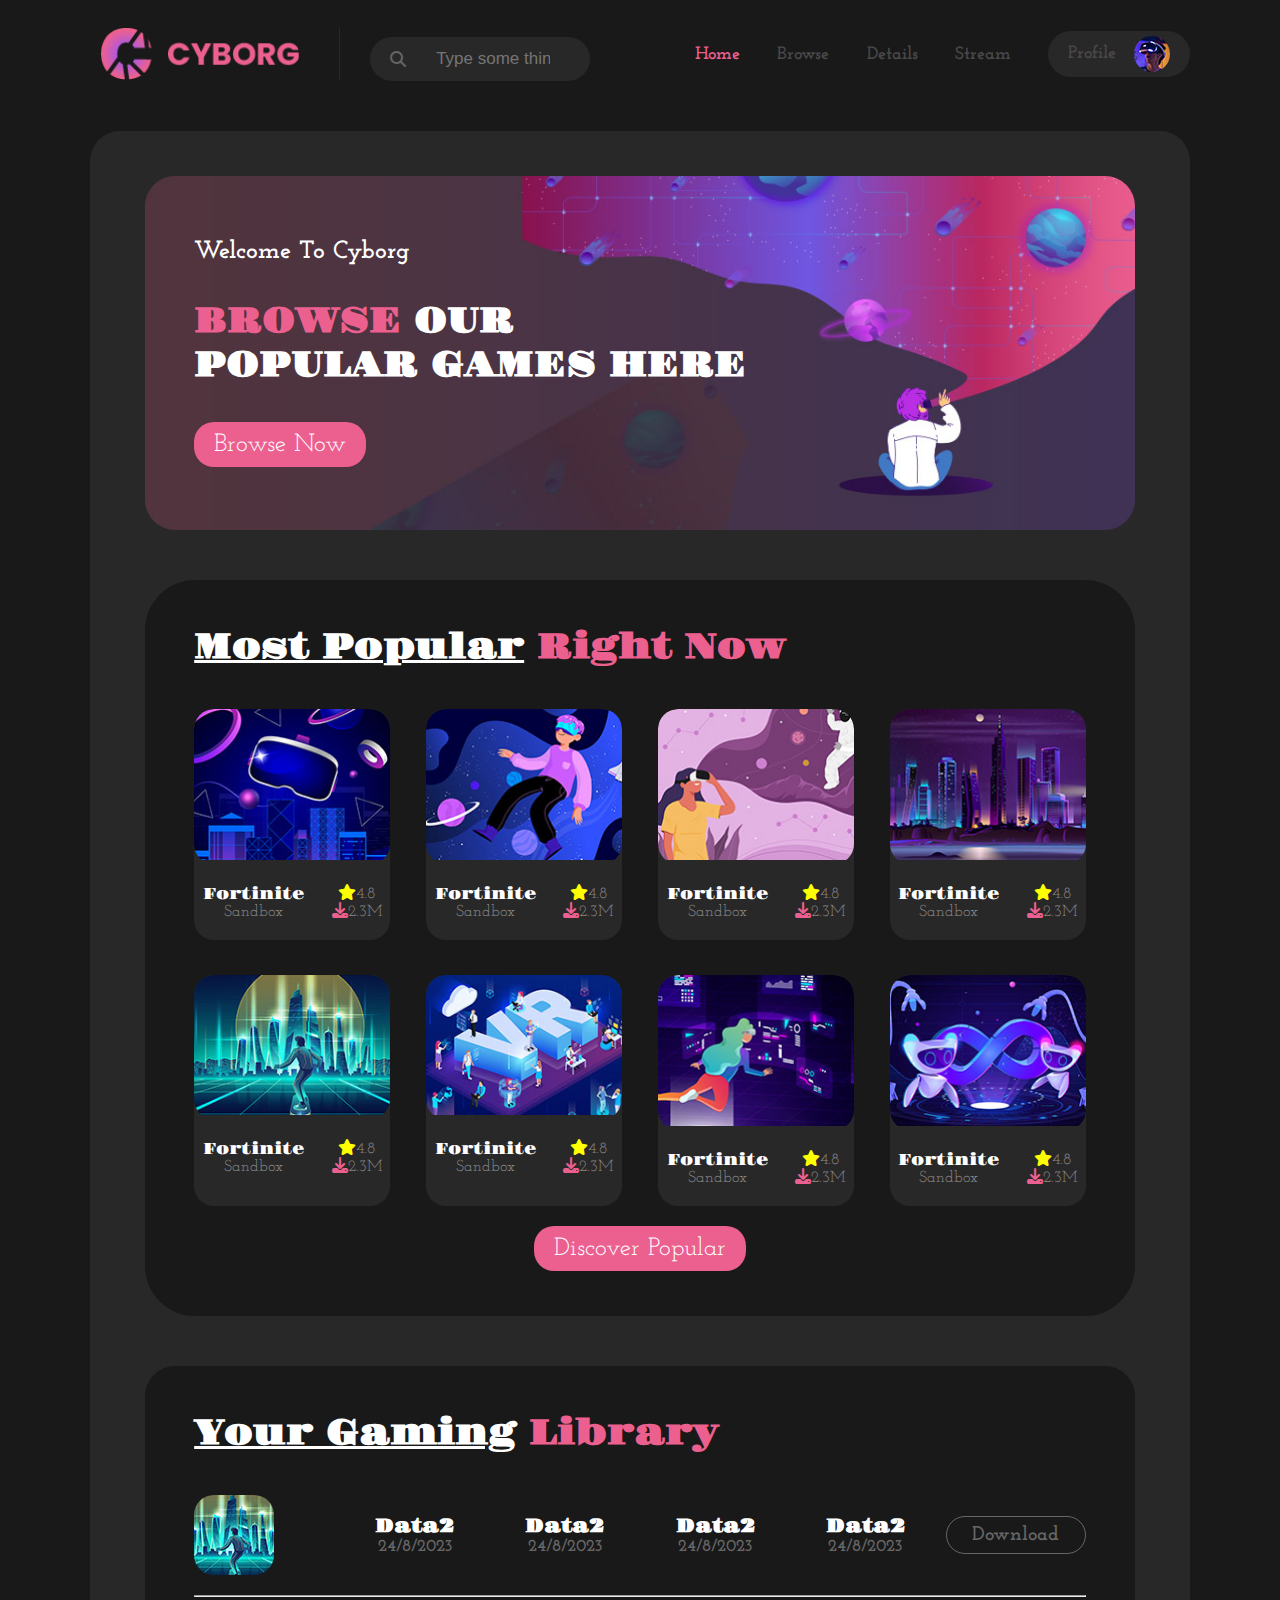
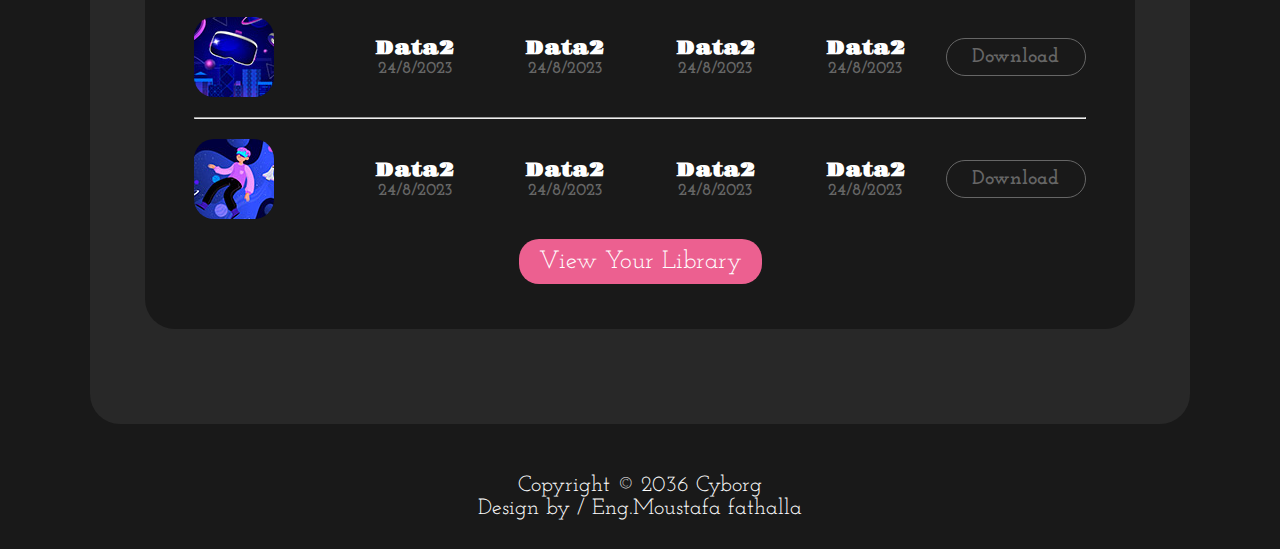
<file: index.html>
<!DOCTYPE html>
<html lang="en">
<head>
    <meta charset="UTF-8">
    <meta name="viewport" content="width=device-width, initial-scale=1.0">
    <title>Final Project</title>
    <!-- google font link -->
    <link rel="preconnect" href="https://fonts.googleapis.com">
    <link rel="preconnect" href="https://fonts.gstatic.com" crossorigin>
    <link href="https://fonts.googleapis.com/css2?family=Gravitas+One&family=Josefin+Slab:ital,wght@0,100..700;1,100..700&display=swap" rel="stylesheet">
    <!-- font awesome link -->
    <link rel="stylesheet" href="https://cdnjs.cloudflare.com/ajax/libs/font-awesome/6.7.2/css/all.min.css" integrity="sha512-Evv84Mr4kqVGRNSgIGL/F/aIDqQb7xQ2vcrdIwxfjThSH8CSR7PBEakCr51Ck+w+/U6swU2Im1vVX0SVk9ABhg==" crossorigin="anonymous" referrerpolicy="no-referrer" />
    <!-- Link to your CSS file -->
    <link rel="stylesheet" href="./assets/CSS/style.css">
</head>
<body>
    <section class="mainContainer">
    <!-- start header -->
    <div class="header">
        <div class="logo">
           <img src="./assets/images/images/logo.png" alt="Logo" class="logoImage">
        </div>
        <div class="hline"></div>
        <div class="search">
            <i class="fa-solid fa-magnifying-glass"></i>
            <input type="text" placeholder="Type some thing">
        </div>
        <ul>
            <li class="active"><a href="index.html">Home</a></li>
            <li><a href="./assets/html/browse.html">Browse</a></li>
            <li><a href="./assets/html/detaile.html">Details</a></li>
            <li><a href="./assets/html/stream.html">Stream</a></li>
            <li class="profile">
                <a href="./assets/html/profile.html">Profile</a>
                <img src="./assets/images/images/profile-header.jpg" alt="Profile" class="profileImage"></a>
            </li>
            
        </ul>
    </div>
    <!-- end header -->
    <!-- start content -->
    <div class="content">
        <!-- start banner -->
        <div class="banner">
            <h3>Welcome To Cyborg</h3>
            <h1><span>BROWSE</span> OUR <br>POPULAR GAMES HERE</h1>
            <button>Browse Now</button>
        </div>
        <!-- end banner -->
    
    <!-- start Popular div -->
    <div class="Popular">
          <h2><span>Most Popular</span> Right Now</h2>
          <!-- start cards --> 
          <div class="cards">
             <div class="card">
            <div class="img"> <img src='./assets/images/images/popular-01.jpg' alt="Game 1" ></div>
         <div class="data">
         <div class="dataLeft">
            <h3>Fortinite</h3>
            <p>Sandbox</p>
            </div>
         <div class="dataRight">
                <p> <i class="fa-solid fa-star"></i>4.8</p>
                <p>  <i class="fa-solid fa-download"></i>2.3M</p> 
            </div>   
            </div>
         </div>
         <div class="card">
            <div class="img"> <img src='./assets/images/images/popular-02.jpg' alt="Game 1" ></div>
         <div class="data">
         <div class="dataLeft">
            <h3>Fortinite</h3>
            <p>Sandbox</p>
            </div>
         <div class="dataRight">
                <p> <i class="fa-solid fa-star"></i>4.8</p>
                <p> <i class="fa-solid fa-download"></i>2.3M</p> 
            </div>   
            </div>
         </div>
          <div class="card">
            <div class="img"><img src='./assets/images/images/popular-03.jpg' alt="Game 1" ></div>
         <div class="data">
         <div class="dataLeft">
            <h3>Fortinite</h3>
            <p>Sandbox</p>
            </div>
         <div class="dataRight">
                <p><i class="fa-solid fa-star"></i>4.8</p>
                <p> <i class="fa-solid fa-download"></i>2.3M</p> 
            </div>   
            </div>
         </div>
          <div class="card">
            <div class="img"><img src='./assets/images/images/popular-04.jpg' alt="Game 1" ></div>
         <div class="data">
         <div class="dataLeft">
            <h3>Fortinite</h3>
            <p>Sandbox</p>
            </div>
         <div class="dataRight">
                <p><i class="fa-solid fa-star"></i>4.8</p>
                
                <p><i class="fa-solid fa-download"></i>2.3M</p> 
            </div>   
            </div>
         </div>
          <div class="card">
            <div class="img"><img src='./assets/images/images/popular-05.jpg' alt="Game 1" ></div>
         <div class="data">
         <div class="dataLeft">
            <h3>Fortinite</h3>
            <p>Sandbox</p>
            </div>
         <div class="dataRight">
            <p><i class="fa-solid fa-star"></i>4.8</p>
            <p><i class="fa-solid fa-download"></i>2.3M</p> 
            </div>   
            </div>
         </div>
          <div class="card">
            <div class="img"> <img src='./assets/images/images/popular-06.jpg' alt="Game 1" ></div>
         <div class="data">
         <div class="dataLeft">
            <h3>Fortinite</h3>
            <p>Sandbox</p>
            </div>
         <div class="dataRight">
            <p><i class="fa-solid fa-star"></i>4.8</p>
               <p><i class="fa-solid fa-download"></i>2.3M</p> 
            </div>
            </div>
         </div> 
         <div class="card">
            <div class="img"><img src='./assets/images/images/popular-07.jpg' alt="Game 1" ></div>
         <div class="data">
         <div class="dataLeft">
            <h3>Fortinite</h3>
            <p>Sandbox</p>
            </div>
         <div class="dataRight">
                <p><i class="fa-solid fa-star"></i>4.8</p>
                <p><i class="fa-solid fa-download"></i>2.3M</p> 
            </div> 
            </div>
         </div>
          <div class="card">
            <div class="img"><img src='./assets/images/images/popular-08.jpg' alt="Game 1" ></div>
         <div class="data">
         <div class="dataLeft">
            <h3>Fortinite</h3>
            <p>Sandbox</p>
            </div>
         <div class="dataRight">
                <p><i class="fa-solid fa-star"></i>4.8</p>
                <p> <i class="fa-solid fa-download"></i>2.3M</p> 
            </div>
            </div>
         </div>
        </div>
        <!-- end cards div -->
    <button>Discover Popular</button>
      </div>
<!-- end Popular div -->

<!-- start library div -->
 <div class="Library">
      <h2><span>Your gaming</span> Library</h2>
      <div class="gaming">
         <div class="game" >
         <img src="./assets/images/images/game-01.jpg"alt=''>
         <div class="data">
            <h3>Data2</h3>
            <p>24/8/2023</p>
         </div>
         <div class="data">
            <h3>Data2</h3>
            <p>24/8/2023</p>
         </div>
         <div class="data">
            <h3>Data2</h3>
            <p>24/8/2023</p>
         </div>
         <div class="data">
            <h3>Data2</h3>
            <p>24/8/2023</p>
         </div>
         <button>Download</button>
         </div>
         <hr>
         <div class="game" >
         <img src="./assets/images/images/game-02.jpg"alt=''>
         <div class="data">
            <h3>Data2</h3>
            <p>24/8/2023</p>
         </div>
         <div class="data">
            <h3>Data2</h3>
            <p>24/8/2023</p>
         </div>
         <div class="data">
            <h3>Data2</h3>
            <p>24/8/2023</p>
         </div>
         <div class="data">
            <h3>Data2</h3>
            <p>24/8/2023</p>
         </div>
         <button class="btn">Download</button>
         </div>
         <hr>
         <div class="game" >
         <img src="./assets/images/images/game-03.jpg"alt=''>
         <div class="data">
            <h3>Data2</h3>
            <p>24/8/2023</p>
         </div>
         <div class="data">
            <h3>Data2</h3>
            <p>24/8/2023</p>
         </div>
         <div class="data">
            <h3>Data2</h3>
            <p>24/8/2023</p>
         </div>
         <div class="data">
            <h3>Data2</h3>
            <p>24/8/2023</p>
         </div>
         <button>Download</button>
         </div>
      </div>
      <button>View Your Library</button>
 </div>
<!-- end library div -->
    </div>
    <!-- end content -->
     <!-- start footer -->
     <div class="footer">
      <p>Copyright &copy; 2036 Cyborg</p>
      <p>Design by /<span><a href="https://www.linkedin.com/in/moustafa-omar-a29370293/" target="_blank"> Eng.Moustafa fathalla</a></span></p>
     </div>
     <!-- end footer -->
</section>
</body>
</html>
</file>
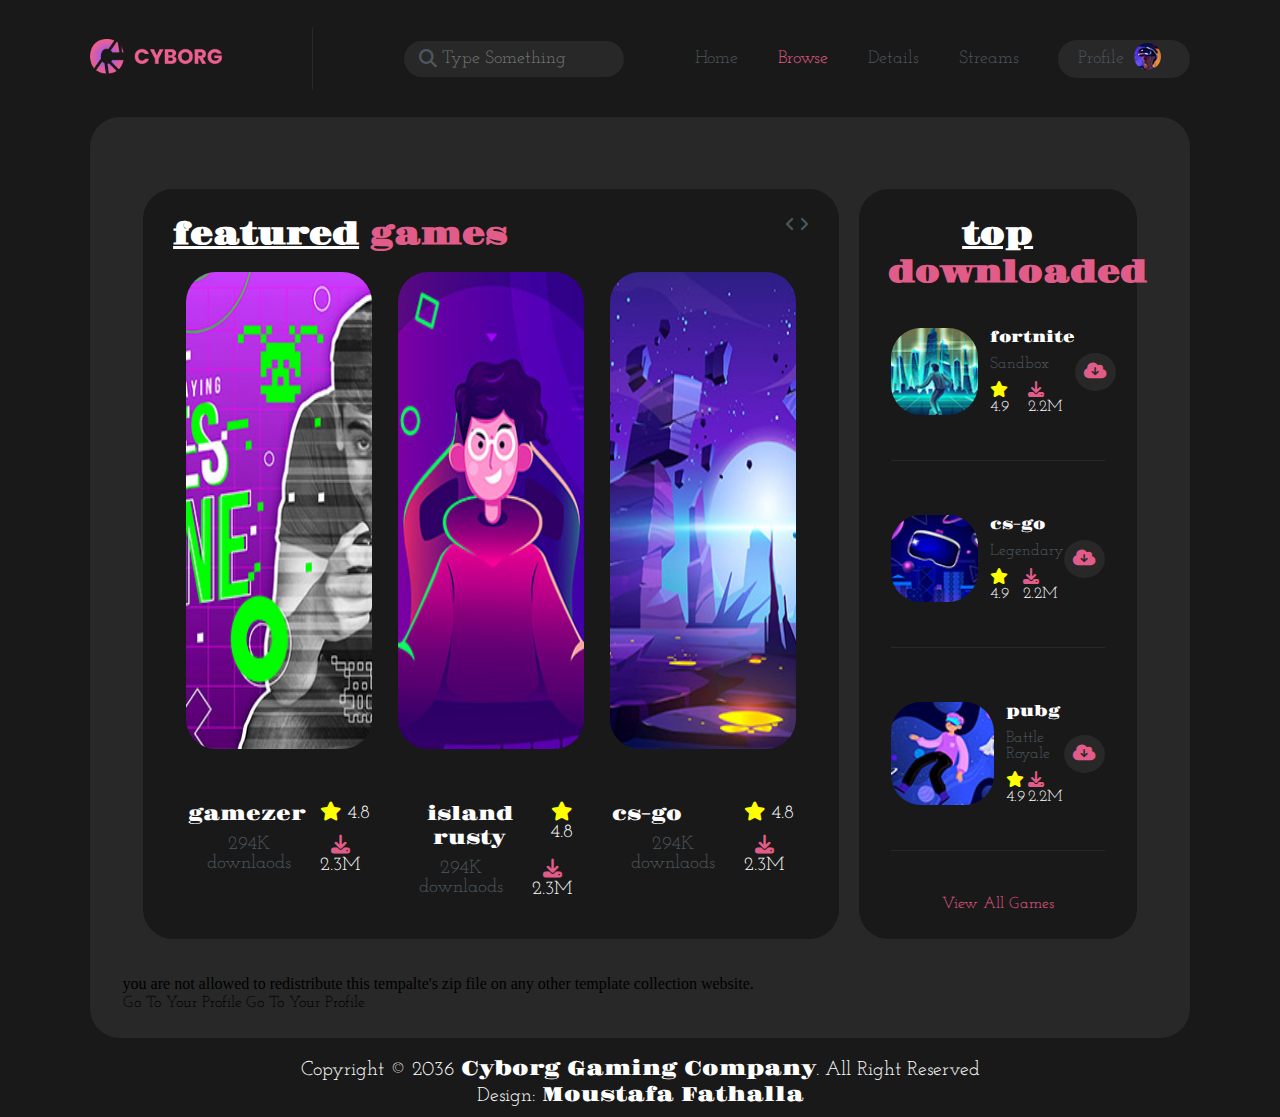
<file: assets/html/browse.html>
<!DOCTYPE html>
<html lang="en">
<head>
    <meta charset="UTF-8">
    <meta name="viewport" content="width=device-width, initial-scale=1.0">
    <title>Final Project</title>
    <!-- google font link -->
    <link rel="preconnect" href="https://fonts.googleapis.com">
    <link rel="preconnect" href="https://fonts.gstatic.com" crossorigin>
    <link href="https://fonts.googleapis.com/css2?family=Gravitas+One&family=Josefin+Slab:ital,wght@0,100..700;1,100..700&display=swap" rel="stylesheet">
    <!-- font awesome link -->
    <link rel="stylesheet" href="https://cdnjs.cloudflare.com/ajax/libs/font-awesome/6.7.2/css/all.min.css" integrity="sha512-Evv84Mr4kqVGRNSgIGL/F/aIDqQb7xQ2vcrdIwxfjThSH8CSR7PBEakCr51Ck+w+/U6swU2Im1vVX0SVk9ABhg==" crossorigin="anonymous" referrerpolicy="no-referrer" />
    <!-- Link to your CSS file -->
    <link rel="stylesheet" href="../CSS/browse.css">
</head>
 <body>
 <!-- main container -->
 <section class="main-container">   
 <!-- header -->
 <nav>
     <div class="logo">
         <a href="../../index.html"><img src="../images/images/logo.png" alt="logo"></a>
     </div>
     <div class="h-line"></div>
     <div class="search">
         <i class="fa-solid fa-magnifying-glass"></i>
         <input type="search" name="" placeholder="Type Something">
     </div>
    
     <ul>
         <li><a href="../../index.html">home</a></li>
         <li><a class="active" href="./browse.html">browse</a></li>
         <li><a href="./detaile.html">details</a></li>
         <li><a href="./stream.html">streams</a></li>
         <li>
             <a href="./profile.html">profile</a>
             <a href="./profile.html"><img src="../images/images/profile-header.jpg" alt="profile"></a>
         </li>
     </ul>
 </nav>
 <section class="container">
 <!-- featured & top -->
 <section class="fea-top">
 <!-- featured -->
 <article>
     <!-- header featured -->
     <header>
         <h2><span>featured</span> games</h2>
         <div class="arrows">
             <i class="fa-solid fa-angle-left"></i>
             <i class="fa-solid fa-angle-right"></i>
         </div>
     </header>
     <!-- body featured -->
     <div class="holder">
  <!-- game1 -->
  <div class="fgames g1">
     <div class="img">
         <img src="../images/images/featured-01.jpg" alt="featured-01">
         <button class="btn">2.4K Streaming</button>
     </div>
     <div class="f-games-data1">
         <p class="p1">gamezer</p>
         <p><i class="fa-solid fa-star"></i> 4.8 </p>
     </div>
     <div class="f-games-data2">
         <p class="p2">294K downlaods</p>
         <p><i class="fa-solid fa-download"></i> 2.3M</p>
                 </div>
             </div>
             <!-- game2 -->
             <div class="fgames g2">
                 <div class="img">
                     <img src="../images/images/featured-02.jpg" alt="featured-02">
                     <button class="btn">2.4K Streaming</button>
                 </div>
                     <div class="f-games-data1">
                         <p class="p1">island rusty</p>
                         <p><i class="fa-solid fa-star"></i> 4.8 </p>
                     </div>
                     <div class="f-games-data2">
                         <p class="p2">294K downlaods</p>
                         <p><i class="fa-solid fa-download"></i> 2.3M</p>
                     </div>
                 </div>
                 <!-- game3 -->
                 <div class="fgames g3">
                     <div class="img">
                         <img src="../images/images/featured-03.jpg" alt="featured-03">
                         <button class="btn">2.4K Streaming</button>
                     </div>
                     <div class="f-games-data1">
                         <p class="p1">cs-go</p>
                         <p><i class="fa-solid fa-star"></i> 4.8 </p>
                     </div>
                     <div class="f-games-data2">
                         <p class="p2">294K downlaods</p>
                         <p><i class="fa-solid fa-download"></i> 2.3M</p>
                     </div>
                 </div>
             </div>
         </article>
         <aside>
             <h2><span>top</span> downloaded</h2>
             <!-- games 1-->
             <div class="game">
                 <img src="../images/images/game-01.jpg" alt="game-01">
                 <div class="game-info">
                     <h3>fortnite</h3>
                     <p class="p">Sandbox</p>
                     <div class="stats">
                         <p><i class="fa-solid fa-star"></i> 4.9</p>
                         <p><i class="fa-solid fa-download"></i> 2.2M</p>
                     </div>
                 </div>
                 <button class="download"><i class="fa-solid fa-cloud-arrow-down"></i></button>
                </div>
             <!-- game 2 -->
             <div class="game">
                 <img src="../images/images/game-02.jpg" alt="game-02">
                 <div class="game-info">
                     <h3>cs-go</h3>
                     <p class="p">legendary</p>
                     <div class="stats">
                         <p><i class="fa-solid fa-star"></i> 4.9</p>
                         <p><i class="fa-solid fa-download"></i> 2.2M</p>
                     </div>
                 </div>
                 <button class="download"><i class="fa-solid fa-cloud-arrow-down"></i></button>
             </div>
             <!-- game 3 -->
             <div class="game">
                 <img src="../images/images/game-03.jpg" alt="game-03">
                 <div class="game-info">
                     <h3>pubg</h3>
                     <p class="p">battle royale</p>
                     <div class="stats">
                         <p><i class="fa-solid fa-star"></i> 4.9</p>
                         <p><i class="fa-solid fa-download"></i> 2.2M</p>
                     </div>
                 </div>
                 <button class="download"><i class="fa-solid fa-cloud-arrow-down"></i></button>
             </div>
             <!-- <a href="#" class="view-all">View All Games</a> -->
             <a href="./detaile.html" class="view-all">View All Games</a>
         </aside>
     </section>
                 <p><span class="cap">you</span> are not allowed to redistribute this tempalte's
                     <span class="upper">zip</span> file on any other template collection website.</p>
    </div>
         </div>
         <button>go to your profile</button>
         <a href="./profile.html"><button>go to your profile</button></a>
     </section>
     <!--popular streams  -->
                 </div>
             </div>
         </div>
         <!-- <button>discover all streams</button> -->
         <!-- <a href="streams.html"><button>discover all streams</button></a> -->
          
         <!-- footer -->
         <div class="footer">
             <p>copyright &copy; 2036 <a href="">cyborg gaming company</a>. all right reserved</p>
             <p>design: <a href= "www.linkedin.com/in/
                moustafa-omar-a29370293
                "target="_blank">Moustafa fathalla</a></p>
            </div>
            <!-- end footer -->
        </section>
 </body>
</file>
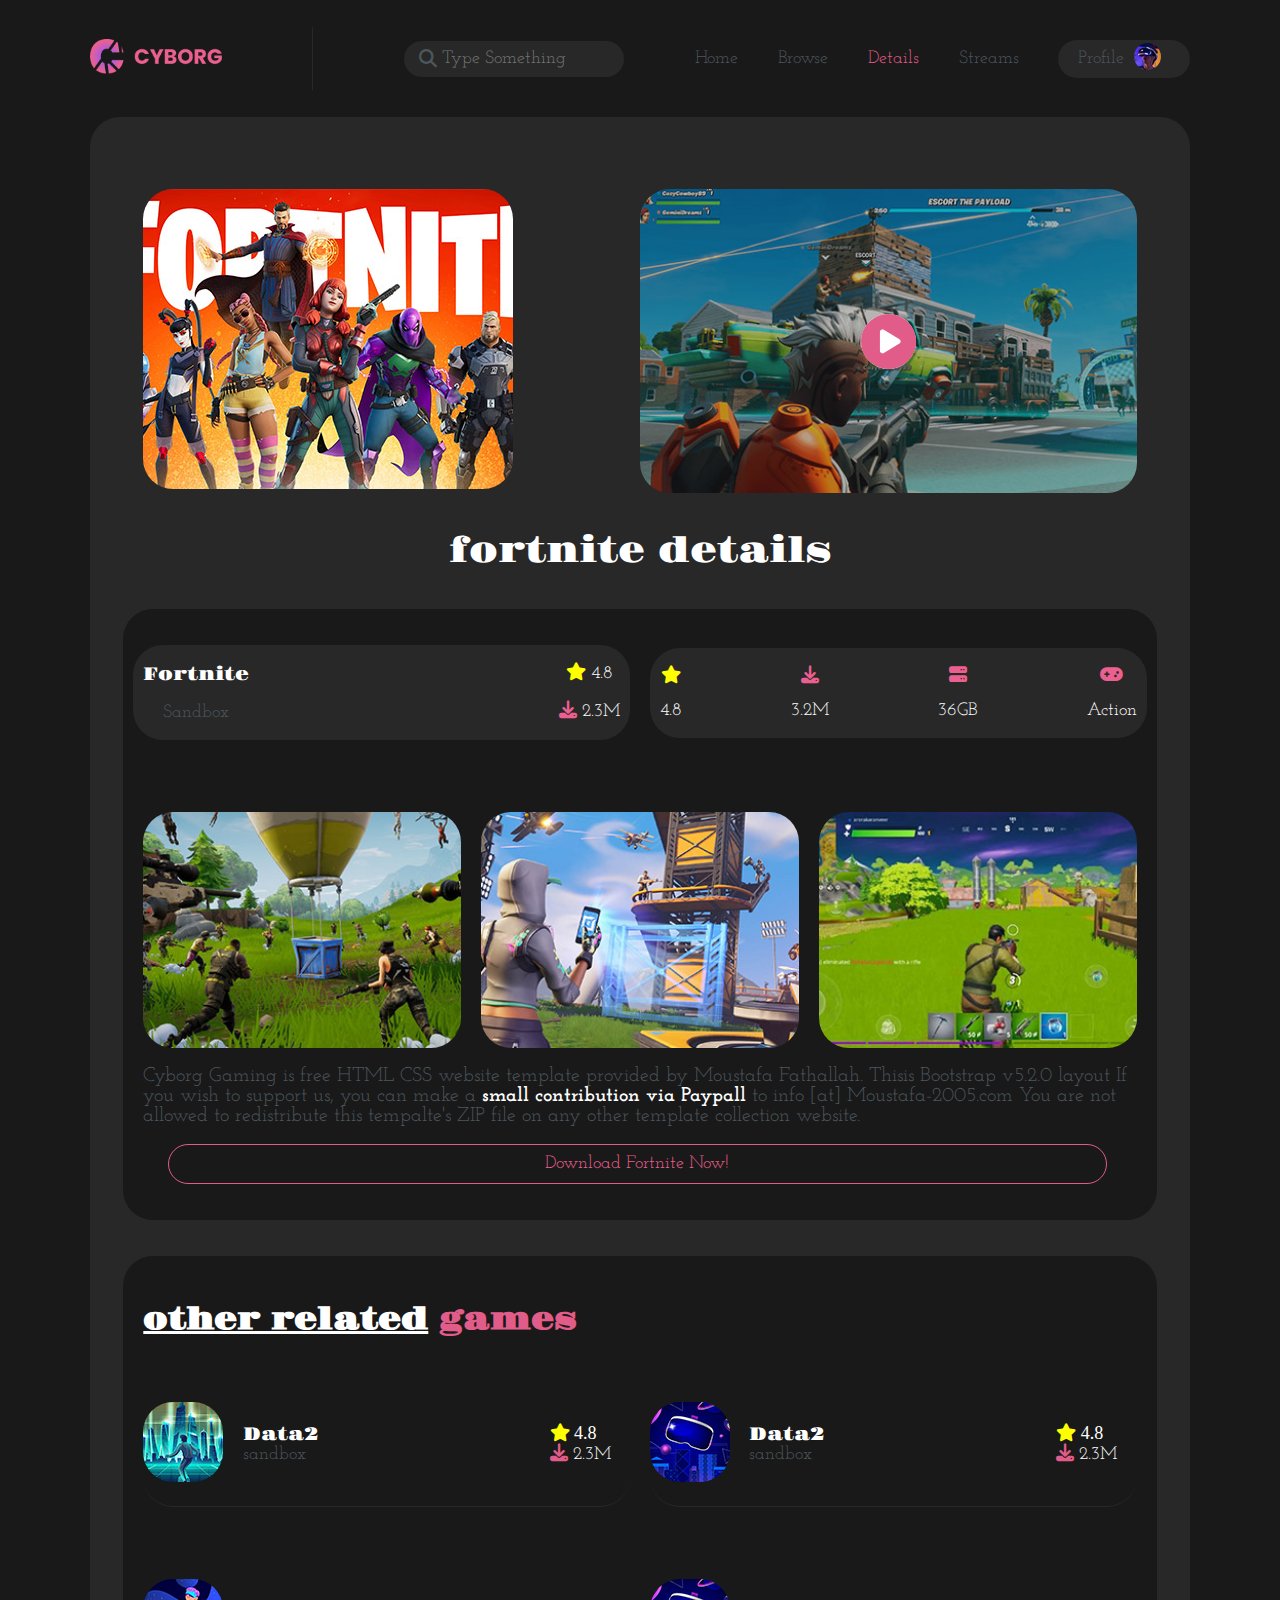
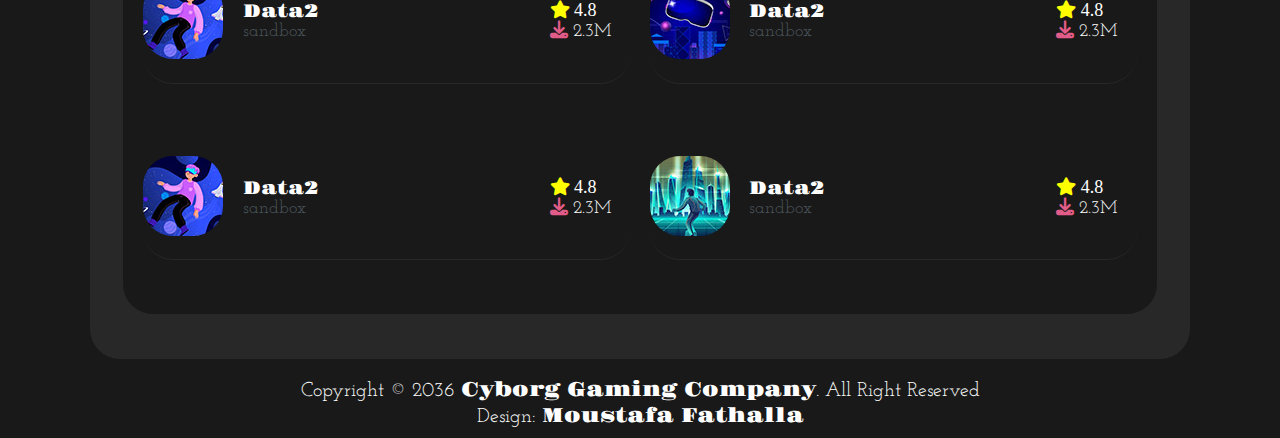
<file: assets/html/detaile.html>
<!DOCTYPE html>
 <html lang="en">
 
 <!DOCTYPE html>
<html lang="en">
<head>
  <meta charset="UTF-8">
  <meta name="viewport" content="width=device-width, initial-scale=1.0">
  <title>Final Project</title>
  <!-- google font link -->
  <link rel="preconnect" href="https://fonts.googleapis.com">
  <link rel="preconnect" href="https://fonts.gstatic.com" crossorigin>
  <link href="https://fonts.googleapis.com/css2?family=Gravitas+One&family=Josefin+Slab:ital,wght@0,100..700;1,100..700&display=swap" rel="stylesheet">
  <!-- font awesome link -->
  <link rel="stylesheet" href="https://cdnjs.cloudflare.com/ajax/libs/font-awesome/6.7.2/css/all.min.css" integrity="sha512-Evv84Mr4kqVGRNSgIGL/F/aIDqQb7xQ2vcrdIwxfjThSH8CSR7PBEakCr51Ck+w+/U6swU2Im1vVX0SVk9ABhg==" crossorigin="anonymous" referrerpolicy="no-referrer" />
  <!-- Link to your CSS file -->
  <link rel="stylesheet" href="../CSS/detaile.css">
</head>
 
 <body>
 <!-- main container -->
 <section class="main-container">
  <!-- header -->
  <nav>
      <div class="logo">
          <a href="../../index.html"><img src="../images/images/logo.png" alt="logo"></a>
      </div>
      <div class="h-line"></div>
      <div class="search">
          <i class="fa-solid fa-magnifying-glass"></i>
          <input type="search" name="" placeholder="Type Something">
      </div>
      <label for="list"><i class="fa-solid fa-list-ul"></i></label>
      <input type="checkbox" id="list">
      <ul>
          <li><a href="../../index.html">home</a></li>
          <li><a href="./browse.html">browse</a></li>
          <li><a class="active" href="./detaile.html">details</a></li>
          <li><a href="./stream.html">streams</a></li>
          <li>
              <a href="./profile.html">profile</a>
              <a href="./profile.html"><img src="../images/images/profile-header.jpg" alt="profile"></a>
          </li>
      </ul>
  </nav>
  <div class="container">
  <section class="banners">
      <section class="banner b1">
          <img src="../images/images/feature-left.jpg" alt="feature-left">
      </section>
      <section class="banner b2">
          <button><i class="fa-solid fa-circle-play"></i></button>
      </section>
  </section>
  <h1>fortnite details</h1>
  <section class="game">
      <header>
          <article class="ti-dev">
              <p class="tit"><span class="title">fortnite</span>
                 <span class="blk">sandbox</span></p>
              <p><i class="fa-solid fa-star"></i> 4.8 
                <span class="blk"><i class="fa-solid fa-download"></i> 2.3M</span></p>
          </article>
          <article class="details">
              <p><i class="fa-solid fa-star"></i> <span class="blk">4.8</span></p>
              <p><i class="fa-solid fa-download"></i> <span class="blk">3.2M</span></p>
              <p><i class="fa-solid fa-server"></i> <span class="blk">36GB</span></p>
              <p><i class="fa-solid fa-gamepad"></i><span class="blk">action</span></p>
          </article>
      </header>
      <section>
          <article class="imgs">
              <img src="../images/images/details-01.jpg" alt="details-01">
              <img src="../images/images/details-02.jpg" alt="details-02">
              <img src="../images/images/details-03.jpg" alt="details-03">
          </article>
          <article class="article">
              <p>
                  <span class="cap">cyborg gaming</span> is free 
                  <span class="upper">html css</span> website template provided by 
                  <span class="cap">Moustafa Fathallah. this</span>is <span class="cap">bootstrap</span> v5.2.0 layout
                  <span class="cap">if</span> you wish to support us, you can make a 
                  <span class="important">small contribution via 
                  <span class="cap">pay<span class="cap">pall</span></span></span> to info [at] Moustafa-2005.com
                  <span class="cap">you</span> are not allowed to redistribute this tempalte's 
                  <span class="upper">zip</span> file on any other template collection website.
              </p>
          </article>
          <div class="btn">
              <button>download fortnite now!</button>
          </div>
      </section>
  </section>
  <section class="related">
      <h2><span>other related</span> games</h2>
      <div class="games">
          <div class="game g1">
              <div class="img">
                  <img src="../images/images/game-01.jpg" alt="game-01">
              </div>
              <div class="data">
                  <p class="p">Data2<span class="blk">sandbox</span></p>
                  <p><i class="fa-solid fa-star"></i> 4.8 <span class="blk"><i class="fa-solid fa-download"></i> 2.3M</span></p>
              </div>
          </div>
          <div class="game g2">
              <div class="img">
                  <img src="../images/images/game-02.jpg" alt="game-02">
              </div>
              <div class="data">
                  <p class="p">Data2<span class="blk">sandbox</span></p>
                  <p><i class="fa-solid fa-star"></i> 4.8 <span class="blk"><i class="fa-solid fa-download"></i> 2.3M</span></p>
              </div>
          </div>
          <div class="game g3">
              <div class="img">
                  <img src="../images/images/game-03.jpg" alt="game-03">
              </div>
              <div class="data">
                  <p class="p">Data2<span class="blk">sandbox</span></p>
                  <p><i class="fa-solid fa-star"></i> 4.8 <span class="blk"><i class="fa-solid fa-download"></i> 2.3M</span></p>
              </div>
          </div>
          <div class="game g4">
              <div class="img">
                  <img src="../images/images/game-02.jpg" alt="game-02">
              </div>
              <div class="data">
                  <p class="p">Data2<span class="blk">sandbox</span></p>
                  <p><i class="fa-solid fa-star"></i> 4.8 <span class="blk"><i class="fa-solid fa-download"></i> 2.3M</span></p>
              </div>
          </div>
          <div class="game g5">
              <div class="img">
                  <img src="../images/images/game-03.jpg" alt="game-03">
              </div>
              <div class="data">
                  <p class="p">Data2<span class="blk">sandbox</span></p>
                  <p><i class="fa-solid fa-star"></i> 4.8 <span class="blk"><i class="fa-solid fa-download"></i> 2.3M</span></p>
              </div>
          </div>
          <div class="game g6">
              <div class="img">
                  <img src="../images/images/game-01.jpg" alt="game-01">
              </div>
              <div class="data">
                  <p class="p">Data2<span class="blk">sandbox</span></p>
                  <p><i class="fa-solid fa-star"></i> 4.8 <span class="blk"><i class="fa-solid fa-download"></i> 2.3M</span></p>
              </div>
          </div>
      </div>
  </section>
  </div>
  <!-- footer -->
  <div class="footer">
      <p>copyright &copy; 2036 <a href="">cyborg gaming company</a>. all right reserved</p>
      <p>design: <a href= "www.linkedin.com/in/
        moustafa-omar-a29370293
        "target="_blank">Moustafa fathalla</a></p>   
      </div>
 </section>
 </body>
</file>
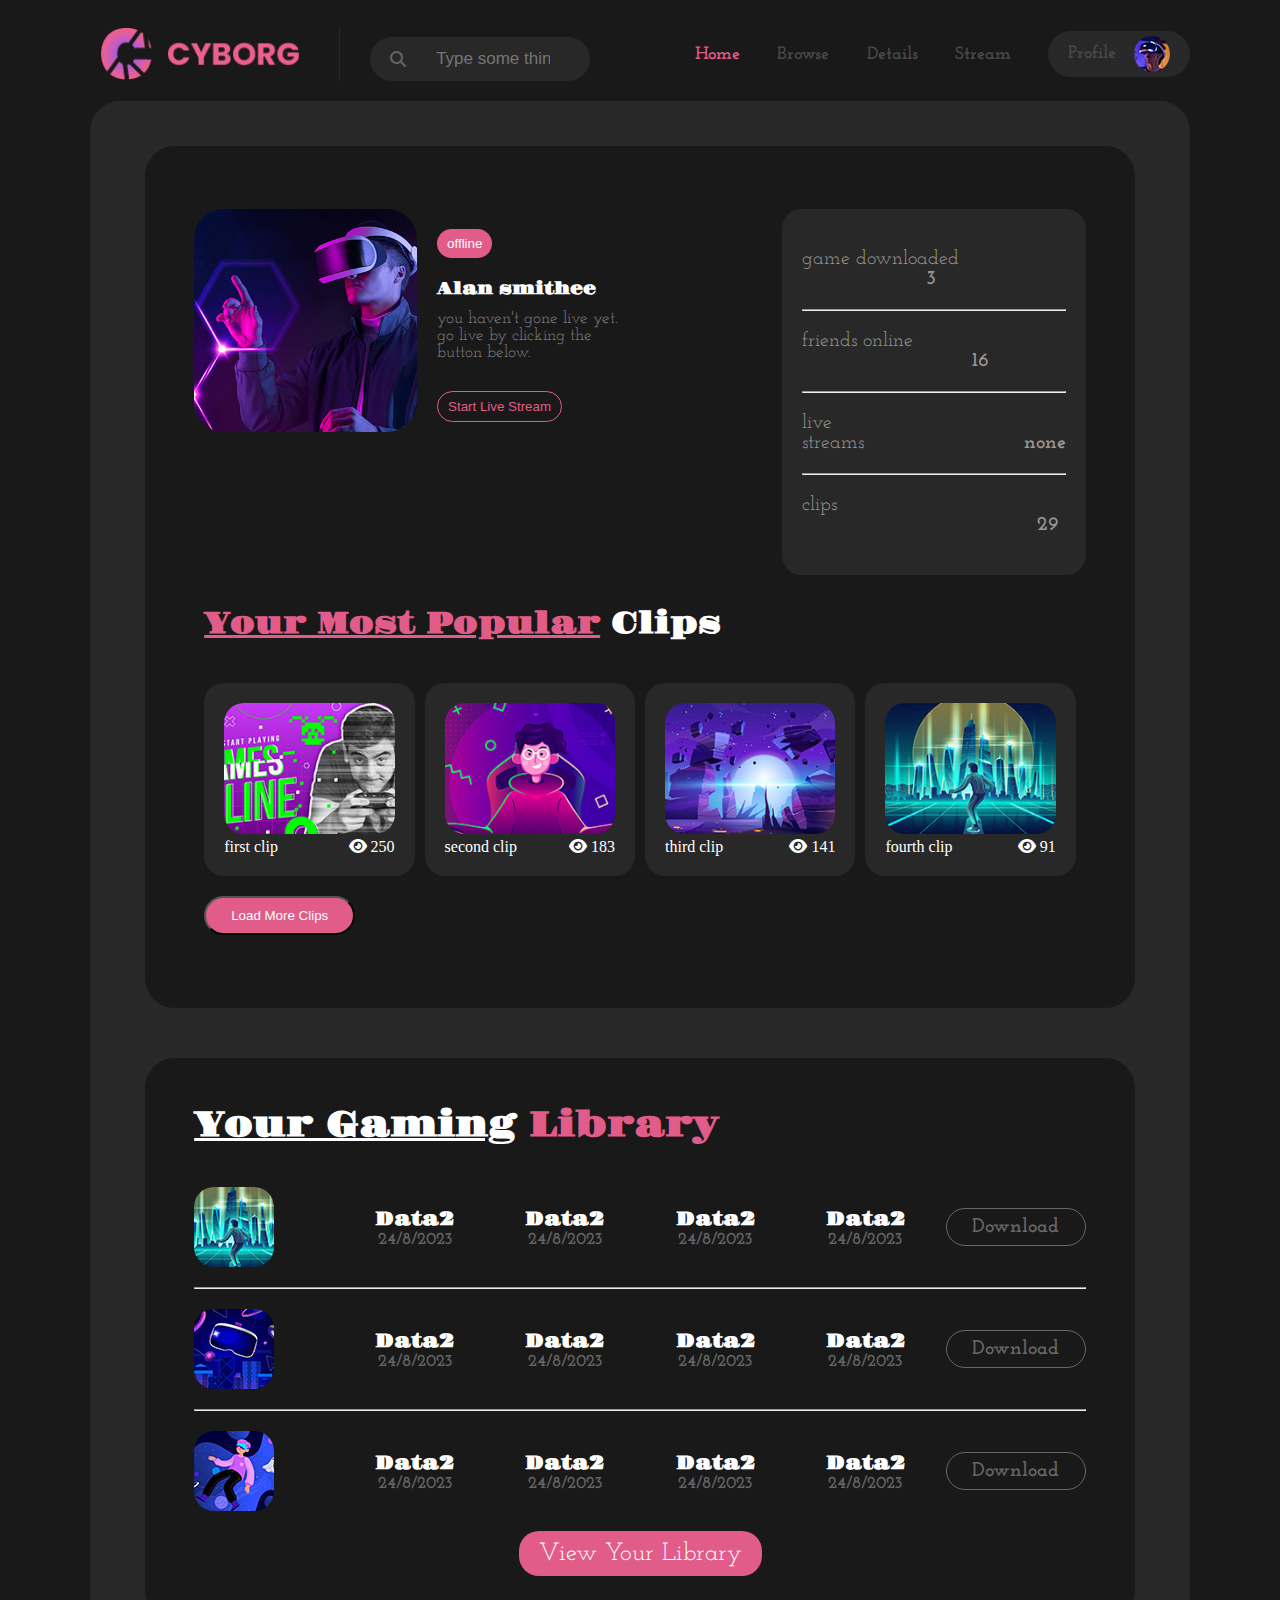
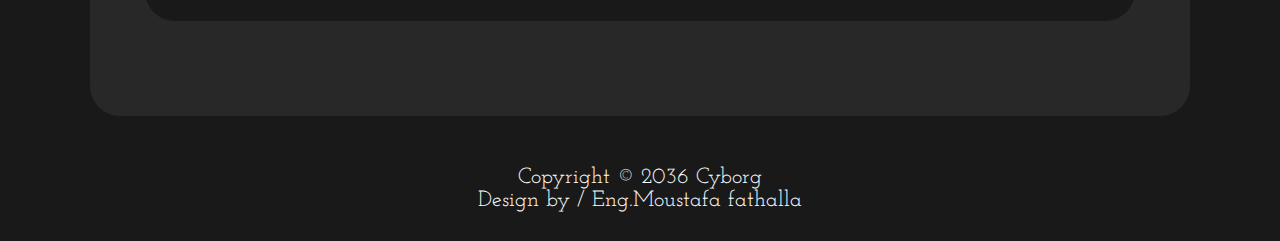
<file: assets/html/profile.html>
<!DOCTYPE html>
<html lang="en">
<head>
    <meta charset="UTF-8">
    <meta name="viewport" content="width=device-width, initial-scale=1.0">
    <title>Final Project</title>
    <!-- google font link -->
    <link rel="preconnect" href="https://fonts.googleapis.com">
    <link rel="preconnect" href="https://fonts.gstatic.com" crossorigin>
    <link href="https://fonts.googleapis.com/css2?family=Gravitas+One&family=Josefin+Slab:ital,wght@0,100..700;1,100..700&display=swap" rel="stylesheet">
    <!-- font awesome link -->
    <link rel="stylesheet" href="https://cdnjs.cloudflare.com/ajax/libs/font-awesome/6.7.2/css/all.min.css" integrity="sha512-Evv84Mr4kqVGRNSgIGL/F/aIDqQb7xQ2vcrdIwxfjThSH8CSR7PBEakCr51Ck+w+/U6swU2Im1vVX0SVk9ABhg==" crossorigin="anonymous" referrerpolicy="no-referrer" />
    <!-- Link to your CSS file -->
    <link rel="stylesheet" href="../CSS/profile.css">
</head>
<body>
    <section class="mainContainer">
        <!-- start header -->
        <div class="header">
            <div class="logo">
               <img src="../images/images/logo.png" alt="Logo" class="logoImage">
            </div>
            <div class="hline"></div>
            <div class="search">
                <i class="fa-solid fa-magnifying-glass"></i>
                <input type="text" placeholder="Type some thing">
            </div>
            <ul>
                <li class="active"><a href="../../index.html">Home</a></li>
                <li><a href="../html/browse.html">Browse</a></li>
                <li><a href="../html/detaile.html">Details</a></li>
                <li><a href="../html/stream.html">Stream</a></li>
                <li class="profile">
                    <a href="../html/profile.html">Profile</a>
                    <img src="../images/images/profile-header.jpg" alt="Profile" class="profileImage"></a>
                </li>
                
            </ul>
        </div>
  <!-- end header -->

 <!-- start content -->
  <div class="content">
    <div class="parts">
    <div class="part1">
    <img src="../images/images/profile.jpg" alt="profile">
   
   <div class="status-states">
       <div class="status">
           <button class="btn">offline</button>
           <h2>Alan smithee</h2>
           <p>you haven't gone live <span>yet.</span> go live by clicking the button below.</p>
           <button class="button">Start Live Stream</button>
       </div>
       <div class="states">
           <div class="a">
               <p class="title">game downloaded <span class="value">3</span></p>                            
           </div>
           <hr>
           <div class="b">
               <p class="title">friends online <span class="value">16</span></p>
           </div>
           <hr>
           <div class="c">
               <p class="title">live streams<span class="value">none</span></p>
           </div>
           <hr>
           <div class="d">
               <p class="title">clips <span class="value">29</span></p>
           </div>
       </div>
   </div>
 </div>
    <div class="part2">
  <h2><span>your most popular</span> clips</h2>
  <div class="clips">
  <div class="clip">    
    <img src="../images/images/clip-01.jpg" alt="">
      <div class="info">
          <div class="ti">
              first clip
          </div>
          <div class="views">
              <p><i class="fa-solid fa-eye"></i> 250</p>
          </div>
      </div>
  </div>
  <div class="clip">    
      <img src="../images/images/clip-02.jpg" alt="">
      <div class="info">
          <div class="ti">
              second clip
          </div>
          <div class="views">
              <p><i class="fa-solid fa-eye"></i> 183</p>
          </div>
      </div>
  </div>
  <div class="clip">    
    <img src="../images/images/clip-03.jpg" alt="">
      <div class="info">
          <div class="ti">
              third clip
          </div>
          <div class="views">
              <p><i class="fa-solid fa-eye"></i> 141</p>
          </div>
      </div>
    </div>
  <div class="clip">    
    <img src="../images/images/clip-04.jpg" alt="">
      <div class="info">
          <div class="ti">
              fourth clip
          </div>
          <div class="views">
              <p><i class="fa-solid fa-eye"></i> 91</p>
          </div>
      </div>
  </div>
  </div>
      <button>Load More Clips</button>
      </div>
   
</div>
 <!-- end content -->

       <!-- start library div -->
 <div class="Library">
    <h2><span>Your gaming</span> Library</h2>
    <div class="gaming">
       <div class="game" >
       <img src="../images/images/game-01.jpg"alt=''>
       <div class="data">
          <h3>Data2</h3>
          <p>24/8/2023</p>
       </div>
       <div class="data">
          <h3>Data2</h3>
          <p>24/8/2023</p>
       </div>
       <div class="data">
          <h3>Data2</h3>
          <p>24/8/2023</p>
       </div>
       <div class="data">
          <h3>Data2</h3>
          <p>24/8/2023</p>
       </div>
       <button>Download</button>
       </div>
       <hr>
       <div class="game" >
       <img src="../images/images/game-02.jpg"alt=''>
       <div class="data">
          <h3>Data2</h3>
          <p>24/8/2023</p>
       </div>
       <div class="data">
          <h3>Data2</h3>
          <p>24/8/2023</p>
       </div>
       <div class="data">
          <h3>Data2</h3>
          <p>24/8/2023</p>
       </div>
       <div class="data">
          <h3>Data2</h3>
          <p>24/8/2023</p>
       </div>
       <button class="btn">Download</button>
       </div>
       <hr>
       <div class="game" >
           <img src="../images/images/game-03.jpg"alt=''>
           <div class="data">
               <h3>Data2</h3>
               <p>24/8/2023</p>
            </div>
       <div class="data">
          <h3>Data2</h3>
          <p>24/8/2023</p>
       </div>
       <div class="data">
          <h3>Data2</h3>
          <p>24/8/2023</p>
       </div>
       <div class="data">
           <h3>Data2</h3>
           <p>24/8/2023</p>
        </div>
        <button>Download</button>
    </div>
</div>
<button>View Your Library</button>
</div>
<!-- end library div -->
</div>
 <!-- start footer -->
 <div class="footer">
    <p>Copyright &copy; 2036 Cyborg</p>
    <p>Design by /<span><a href="www.linkedin.com/in/
        moustafa-omar-a29370293
        "target="_blank"> Eng.Moustafa fathalla</a></span></p>
   </div>
   <!-- end footer -->
       
  </section>
</body>
</html>
</file>
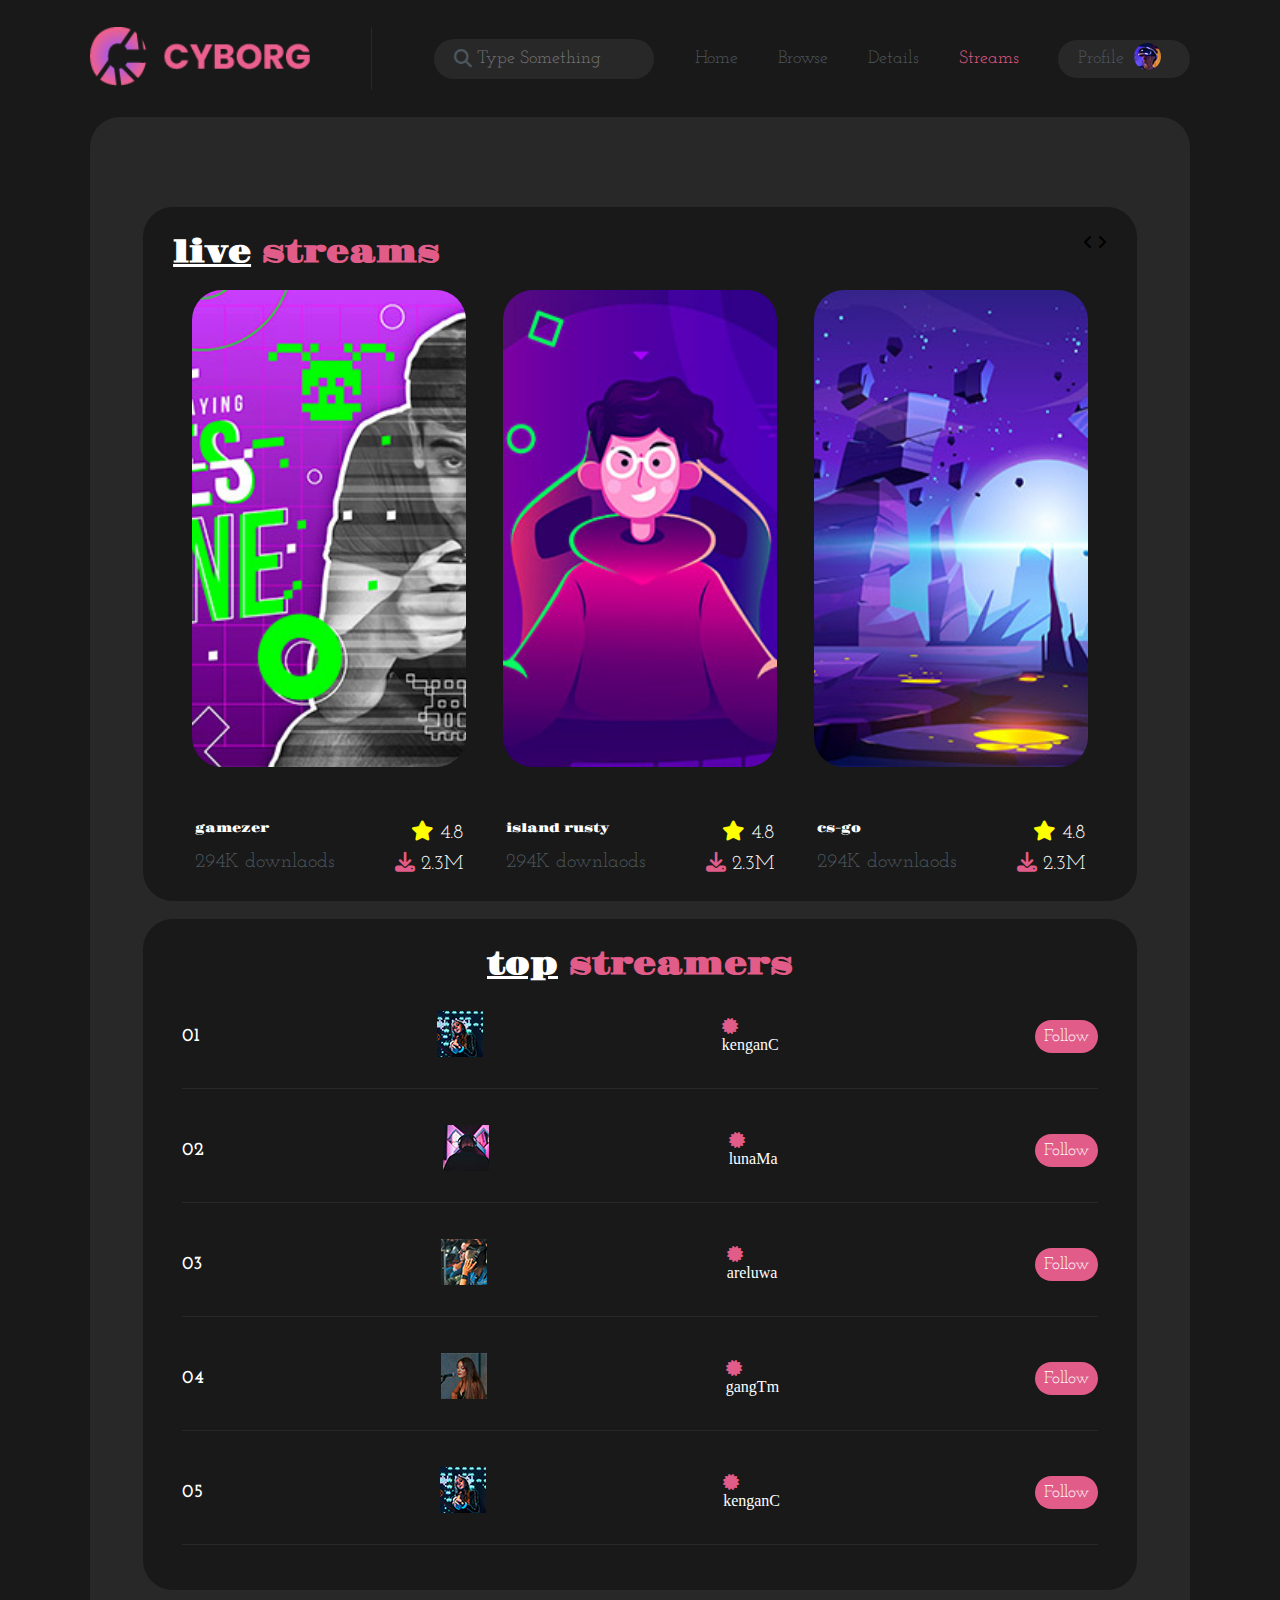
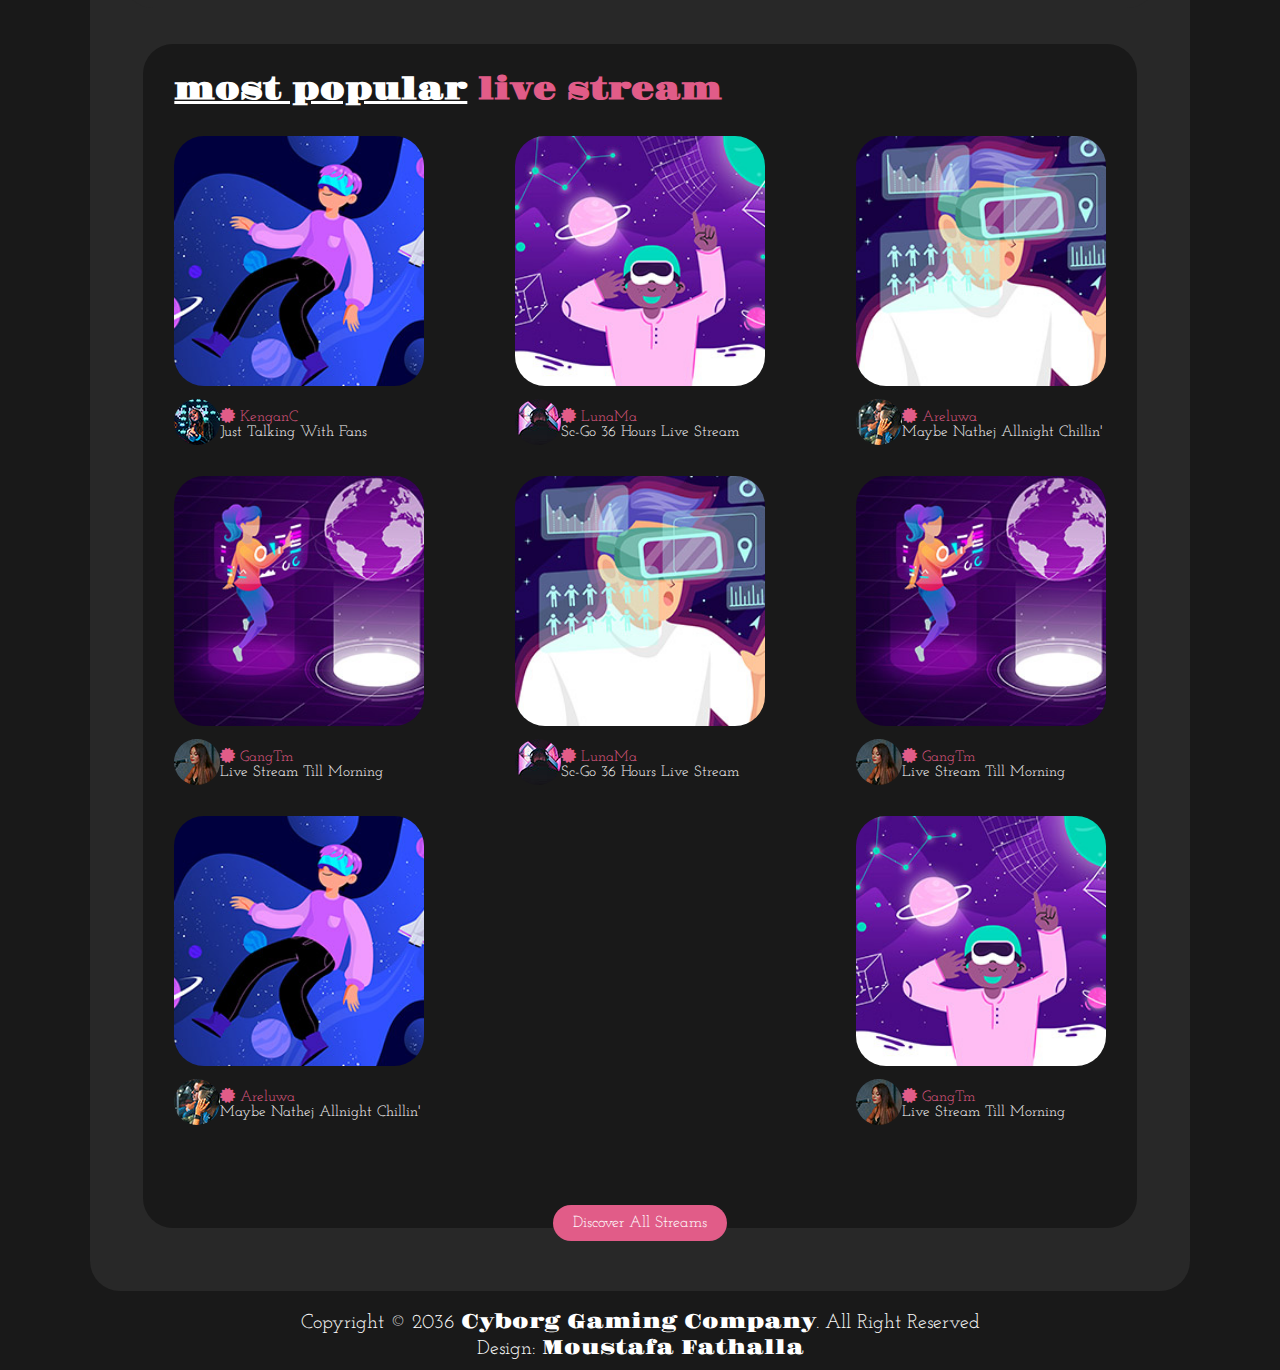
<file: assets/html/stream.html>
<!DOCTYPE html>
<html lang="en">
<head>
    <meta charset="UTF-8">
    <meta name="viewport" content="width=device-width, initial-scale=1.0">
    <title>Final Project</title>
    <!-- google font link -->
    <link rel="preconnect" href="https://fonts.googleapis.com">
    <link rel="preconnect" href="https://fonts.gstatic.com" crossorigin>
    <link href="https://fonts.googleapis.com/css2?family=Gravitas+One&family=Josefin+Slab:ital,wght@0,100..700;1,100..700&display=swap" rel="stylesheet">
    <!-- font awesome link -->
    <link rel="stylesheet" href="https://cdnjs.cloudflare.com/ajax/libs/font-awesome/6.7.2/css/all.min.css" integrity="sha512-Evv84Mr4kqVGRNSgIGL/F/aIDqQb7xQ2vcrdIwxfjThSH8CSR7PBEakCr51Ck+w+/U6swU2Im1vVX0SVk9ABhg==" crossorigin="anonymous" referrerpolicy="no-referrer" />
    <!-- Link to your CSS file -->
    <link rel="stylesheet" href="../CSS/stream.css">
</head>
 <body>
 <!-- main container -->
 <section class="main-container">   
 <!-- header -->
 <nav>
  <div class="logo">
      <a href="../../index.html"><img src="../images/images/logo.png" alt="logo"></a>
 </div>
  <div class="h-line"></div>
  <div class="search">
      <i class="fa-solid fa-magnifying-glass"></i>
      <input type="search" name="" placeholder="Type Something">
  </div>
  <label for="list"><i class="fa-solid fa-list-ul"></i></label>
  <input type="checkbox" id="list">
  <ul>
      <li><a href="../../index.html">home</a></li>
      <li><a href="./browse.html">browse</a></li>
      <li><a href="./detaile.html">details</a></li>
      <li><a class="active" href="./streams.html">streams</a></li>
      <li>
          <a href="./profile.html">profile</a>
          <a href="./profile.html"><img src="../images/images/profile-header.jpg" alt="profile"></a>
      </li>
  </ul>
 </nav>
 <div class="contain">
    <section class="lve-top">
        <!-- live stream -->
        <article>
            <!-- header live stream -->
            <header>
                <h2><span>live</span> streams</h2>
                <div class="arrows">
                    <i class="fa-solid fa-angle-left"></i>
                    <i class="fa-solid fa-angle-right"></i>
                </div>
            </header>
            <!-- body live stream -->
            <div class="holder">
                <!-- stream 1 -->
                <div class="live-stram s1">
                    <div class="img">
                        <img src="../images/images/featured-01.jpg" alt="featured-01">
                        <button class="btn">2.4K Streaming</button>
                    </div>
                    <div class="l-stream-data1">
                        <p class="p1">gamezer</p>
                        <p><i class="fa-solid fa-star"></i> 4.8 </p>
                    </div>
                    <div class="l-stream-data2">
                        <p class="p2">294K downlaods</p>
                        <p><i class="fa-solid fa-download"></i> 2.3M</p>
                </div>
            </div>
            <!-- stream 2 -->
            <div class="live-stram s2">
                <div class="img">
                    <img src="../images/images/featured-02.jpg" alt="featured-02">
                    <button class="btn">2.4K Streaming</button>
                </div>
                    <div class="l-stream-data1">
                        <p class="p1">island rusty</p>
                        <p><i class="fa-solid fa-star"></i> 4.8 </p>
                    </div>
                    <div class="l-stream-data2">
                        <p class="p2">294K downlaods</p>
                        <p><i class="fa-solid fa-download"></i> 2.3M</p>
                    </div>
                </div>
                <!-- stream 3 -->
                <div class="live-stram s3">
                    <div class="img">
                        <img src="../images/images/featured-03.jpg" alt="featured-03">
                        <button class="btn">2.4K Streaming</button>
                    </div>
                    <div class="l-stream-data1">
                        <p class="p1">cs-go</p>
                        <p><i class="fa-solid fa-star"></i> 4.8 </p>
                    </div>
                    <div class="l-stream-data2">
                        <p class="p2">294K downlaods</p>
                        <p><i class="fa-solid fa-download"></i> 2.3M</p>
                    </div>
                </div>
            </div>
        </article>
        <aside>
            <!-- header -->
            <h2><span>top</span> streamers</h2>
            <!-- streamer 1-->
            <div class="stream">
                <h3>01</h3>
                <div class="avatar">
                    <img src="../images/images/avatar-01.jpg" alt="avatar-01">
                </div>
                <div class="info">
                    <p class="p"><i class="fa-solid fa-certificate"></i> kenganC</p>
                </div>
                <button>follow</button>
            </div>
            <!-- Streamer 2 -->
            <div class="stream">
                <h3>02</h3>
                <div class="avatar">
                    <img src="../images/images/avatar-02.jpg" alt="avatar-02">
                </div>
                <div class="info">
                    <p class="p"><i class="fa-solid fa-certificate"></i> lunaMa</p>
                </div>
                <button>follow</button>
            </div>
            <!-- streamer 3 -->
            <div class="stream">
                <h3>03</h3>
                <div class="avatar">
                    <img src="../images/images/avatar-03.jpg" alt="avatar-03">
                </div>
                <div class="info">
                    <p class="p"><i class="fa-solid fa-certificate"></i> areluwa</p>
                </div>
                <button>follow</button>
            </div>
            <!-- streamer 4 -->
            <div class="stream">
                <h3>04</h3>
                <div class="avatar">
                    <img src="../images/images/avatar-04.jpg" alt="avatar-04">
                </div>
                <div class="info">
                    <p class="p"><i class="fa-solid fa-certificate"></i> gangTm</p>
                </div>
                <button>follow</button>
            </div>
            <!-- streamer 5 -->
            <div class="stream">
                <h3>05</h3>
                <div class="avatar">
                    <img src="../images/images/avatar-01.jpg" alt="avatar-01">
                </div>
                <div class="info">
                    <p class="p"><i class="fa-solid fa-certificate"></i> kenganC</p>
                </div>
                <button>follow</button>
            </div>
        </aside>
    </section>
    <!-- popular streams -->
    <section class="popular">
<h2><span>most popular</span> live stream</h2>
<div class="main-pop">
    <!-- pop 1 -->
    <div class="pop1 pop">
        <div class="img">
            <img src="../images/images/stream-05.jpg" alt="stream-05">
            <button class="btn-left">Live</button>
            <button class="btn-right br1"><i class="fa-solid fa-eye"></i> 12K</button>
            <button class="btn-right br2"><i class="fa-solid fa-gamepad"></i> CS-GO</button>
        </div>
        <div class="data">
            <div class="avatar">
                <img src="../images/images/avatar-01.jpg" alt="avatar-01">
            </div>
            <div class="info">
                <p class="p"><i class="fa-solid fa-certificate"></i> kenganC</p>
                <p>just talking with fans</p>
            </div>
        </div>
    </div>
    <!-- pop 2 -->
    <div class="pop2 pop">
        <div class="img">
            <img src="../images/images/stream-06.jpg" alt="stream-06">
            <button class="btn-left">Live</button>
            <button class="btn-right br1"><i class="fa-solid fa-eye"></i> 12K</button>
            <button class="btn-right br2"><i class="fa-solid fa-gamepad"></i> CS-GO</button>
        </div>
        <div class="data">
            <div class="avatar">
                <img src="../images/images/avatar-02.jpg" alt="avatar-02">
            </div>
            <div class="info">
                <p class="p"><i class="fa-solid fa-certificate"></i> lunaMa</p>
                <p><span class="upper">sc-go</span> 36 hours live stream</p>
            </div>
        </div>
    </div>
    <!-- pop 3 -->
    <div class="pop3 pop">
        <div class="img">
            <img src="../images/images/stream-07.jpg" alt="stream-07">
            <button class="btn-left">Live</button>
            <button class="btn-right br1"><i class="fa-solid fa-eye"></i> 12K</button>
            <button class="btn-right br2"><i class="fa-solid fa-gamepad"></i> CS-GO</button>
        </div>
        <div class="data">
            <div class="avatar">
                <img src="../images/images/avatar-03.jpg" alt="avatar-03">
            </div>
            <div class="info">
                <p class="p"><i class="fa-solid fa-certificate"></i> areluwa</p>
                <p>maybe nathej allnight chillin'</p>
            </div>
        </div>
    </div>
    <!-- pop 4 -->
    <div class="pop4 pop">
        <div class="img">
            <img src="../images/images/stream-08.jpg" alt="stream-08">
            <button class="btn-left">Live</button>
            <button class="btn-right br1"><i class="fa-solid fa-eye"></i> 12K</button>
            <button class="btn-right br2"><i class="fa-solid fa-gamepad"></i> CS-GO</button>
        </div>
        <div class="data">
            <div class="avatar">
                <img src="../images/images/avatar-04.jpg" alt="avatar-04">
            </div>
            <div class="info">
                <p class="p"><i class="fa-solid fa-certificate"></i> gangTm</p>
                <p>live stream till morning</p>
            </div>
        </div>
    </div>
    <!-- pop 5 -->
    <div class="pop4 pop">
        <div class="img">
            <img src="../images/images/stream-07.jpg" alt="stream-07">
            <button class="btn-left">Live</button>
            <button class="btn-right br1"><i class="fa-solid fa-eye"></i> 12K</button>
            <button class="btn-right br2"><i class="fa-solid fa-gamepad"></i> CS-GO</button>
        </div>
        <div class="data">
            <div class="avatar">
                <img src="../images/images/avatar-02.jpg" alt="avatar-02">
            </div>
            <div class="info">
                <p class="p"><i class="fa-solid fa-certificate"></i> lunaMa</p>
                <p><span class="upper">sc-go</span> 36 hours live stream</p>
            </div>
        </div>
    </div>
    <!-- pop 6 -->
    <div class="pop4 pop">
        <div class="img">
            <img src="../images/images/stream-08.jpg" alt="stream-08">
            <button class="btn-left">Live</button>
            <button class="btn-right br1"><i class="fa-solid fa-eye"></i> 12K</button>
            <button class="btn-right br2"><i class="fa-solid fa-gamepad"></i> CS-GO</button>
        </div>
        <div class="data">
            <div class="avatar">
                <img src="../images/images/avatar-04.jpg" alt="avatar-04">
            </div>
            <div class="info">
                <p class="p"><i class="fa-solid fa-certificate"></i> gangTm</p>
                <p>live stream till morning</p>
            </div>
        </div>
    </div>
    <!-- pop 7 -->
    <div class="pop4 pop">
        <div class="img">
            <img src="../images/images/stream-05.jpg" alt="stream-05">
            <button class="btn-left">Live</button>
            <button class="btn-right br1"><i class="fa-solid fa-eye"></i> 12K</button>
            <button class="btn-right br2"><i class="fa-solid fa-gamepad"></i> CS-GO</button>
        </div>
        <div class="data">
            <div class="avatar">
                <img src="../images/images/avatar-03.jpg" alt="avatar-03">
            </div>
            <div class="info">
                <p class="p"><i class="fa-solid fa-certificate"></i> areluwa</p>
                <p>maybe nathej allnight chillin'</p>
            </div>
        </div>
    </div>
    <!-- pop 8 -->
    <div class="pop4 pop">
        <div class="img">
            <img src="../images/images/stream-06.jpg" alt="stream-06">
            <button class="btn-left">Live</button>
            <button class="btn-right br1"><i class="fa-solid fa-eye"></i> 12K</button>
            <button class="btn-right br2"><i class="fa-solid fa-gamepad"></i> CS-GO</button>
        </div>
        <div class="data">
            <div class="avatar">
                <img src="../images/images/avatar-04.jpg" alt="avatar-04">
            </div>
            <div class="info">
                <p class="p"><i class="fa-solid fa-certificate"></i> gangTm</p>
                <p>live stream till morning</p>
            </div>
        </div>
    </div>
    </div>
  <div class="btn">
   <button>discover all streams</button>
  </div>
</section>
 </div>
 <!-- footer -->
 <div class="footer">
     <p>copyright &copy; 2036 <a href="">cyborg gaming company</a>. all right reserved</p>
         <p>design: <a href= "www.linkedin.com/in/
            moustafa-omar-a29370293
            "target="_blank">Moustafa fathalla</a></p>
         </div>
     </section>
 </body>
</file>
<file: assets/CSS/style.css>
*{
    margin: 0px;
    padding: 0px;
    box-sizing: border-box;
}
:root {
    --DarkGray:#191919;
    --LightGray:#282828;
    --lightWrites:#3c3c3c;
    --Pinkcolor:#EC6090;
    --mainFont:"Gravitas One", serif;
    --secondFont:"Josefin Slab", serif;
    --border-radiues-divs:10px;
    --border-radiues-buttons:20px;
} 


.mainContainer{
    width: 100%;
    background-color: var(--DarkGray);
    padding:3vh 7% 1vh;
}
/* start header  */
 .mainContainer .header {
     width : 100%;
     display: flex;
     justify-content: space-between;
     
    }
    .mainContainer .header .logo {
        width: 20%;
        display: flex;
        justify-content: center;
        align-items: center;
    }
    .mainContainer .header .logo img {
        width: 90%;
    }
    .mainContainer .header .hline{
        width: 1px;
/* height: ; */
        background-color: var(--LightGray);
    }
    .mainContainer .header .search {
        height: 20%;
        width: 20%;
        display: flex;
        justify-content: center;
        align-items: center;
        gap: 10px;
        background-color:var(--LightGray) ;
        border-radius: 30px;
        margin-right: 25px;
        margin-top: 10px;
        /* padding: 12px 20px; */
    }
    .mainContainer .header .search input {
        width: 70%;
        background-color: transparent;
        border: none;
        color: var(--Pinkcolor);
        font-size: 17px;
        padding: 12px 20px;
        outline: none;
        color: #656363;
    }
    .mainContainer .header .search i {
        background-color: transparent;
        color: #656363;
        
    }
    .mainContainer .header ul{
        width: 45%;
        display: flex;
        justify-content: space-between;
        list-style: none;
        align-items: center;
        margin-left: 50px;
    }
    .mainContainer .header ul li a{
        color: #4a4848;
        text-decoration:none;
        text-transform: capitalize;
        font-family: var(--secondFont);
        font-size: 18px; 
        font-weight: bold;
        transition: 1s;
    }
    .mainContainer .header ul li a:hover,
    .mainContainer .header ul  .active a{
        color: var(--Pinkcolor);
        transition: 0.5s;
    }
    
    .mainContainer .header ul .profile{
        display: flex;
        align-items: center;
        gap:18px;
        background-color: var(--LightGray);
        border-radius: 30px;
        padding: 5px 20px;
        transition: 1s;
    }
    .mainContainer .header ul  .profile:hover{
        background-color: var(--Pinkcolor);
    
    }
    .mainContainer .header ul .profile:hover a{
        color: white;
    }
    .mainContainer .header ul .profile img{
        
        border-radius: 50%;
        transition: 0.5s;
    }
 /* end header  */
  
  
/* start content  */
    .mainContainer .content{
        width: 100%;
        padding:5vh 5%;
        background-color: var(--LightGray);
        border-radius: 30px;
        margin-top: 50px;
        
    }
/* start banner */
.mainContainer .content .banner{
    width: 100%;
    background-image: url(../images/images/banner-bg.jpg);
    background-size: 100% 100%;
    padding: 7vh 5%;
    border-radius: 30px;
    color:white
}
.mainContainer .content .banner h1{
    font-family: var(--mainFont);
    font-size: 35px;
    font-weight: bold;
    margin: 35px 0px ;
}
.mainContainer .content .banner h1 span{
    color: var(--Pinkcolor);
    
}
.mainContainer .content .banner h3{
    font-family: var(--secondFont);
    font-size: 25px;
    font-weight: bold;
    margin-bottom: 20px;
}
.mainContainer .content .banner button,
.mainContainer .content .Popular button,
.mainContainer .content .Library button{
    font-family: var(--secondFont);
    background-color: var(--Pinkcolor);
    color: white;
    border-radius:20px ;
    border: none;
    font-size: 25px;
    padding: 10px 20px;
    transition: 1s;
}
.mainContainer .content .banner button:hover,
.mainContainer .content .Popular button:hover,
.mainContainer .content .Library button:hover{
    background-color: white;
    color: var(--Pinkcolor);
    
}
/* end banner */

/* start popular..cards */
.mainContainer .content .Popular{
    width: 100%;
    padding: 5vh 5%;
    background-color: var(--DarkGray);
    margin-top:50px ;
    border-radius: 50px;
    text-align: center;
}
.mainContainer .content .Popular h2,
.mainContainer .content .Library h2{
    color: var(--Pinkcolor);
    font-family: var(--mainFont);
    font-size: 35px;
    text-transform: capitalize;
    margin-bottom: 40px;
    text-align: left;
}
.mainContainer .content .Popular h2 span,
.mainContainer .content .Library h2 span{
    color: white;
    text-decoration: underline;
}
.mainContainer .content .Popular .cards{
    display: flex;
    flex-wrap:wrap ;
    justify-content: space-between;
    row-gap:15px ;
}
.mainContainer .content .Popular .cards .card{
    width: 22%;
    background-color: var(--LightGray);
    padding: 0px 0px 20px 0px;
    border-radius: 20px;
    margin-bottom: 20px;

}
.mainContainer .content .Popular .cards .card img{
    width: 100%;
    border-radius: 20px;
    border-bottom-left-radius:0px ;
    border-bottom-right-radius:0px ;
}
.mainContainer .content .Popular .cards .card .data{
  width: 100%;
  display: flex;
  justify-content: space-around;
  margin-top: 20px;
  color: #8b8989;
  font-family: var(--secondFont);
  font-size: 16px;
  gap: 10px;
}
.mainContainer .content .Popular .cards .card .data h3{
    font-family: var(--mainFont);
    font-size: 16px;
    font-weight: normal;
    color: white;
}
.mainContainer .content .Popular .cards .card .data  .fa-star{
    color:yellow;
    /* font-size: 20px; */
    /* font-weight: bold; */
}
.mainContainer .content .Popular .cards .card .data  .fa-download{
    color:var(--Pinkcolor);
    /* font-size: 20px; */
    /* font-weight: bold; */
}
.mainContainer .content .Popular .cards .card img:hover{
    transform: rotate(5deg) scale(1.2);
    overflow: hidden;
    
}
.mainContainer .content .Popular .cards .card .img{
    width:100%;
    overflow: hidden;
    border-radius: 20px;
    
}


/* end popular..cards */
/* start Library div*/
.mainContainer .content .Library{
    background-color: var(--DarkGray);
    width: 100%;
    padding: 5vh 5%;
    border-radius: 30px;
    margin-top: 50px;
    margin: 50px auto;
    text-align: center;
}
.mainContainer .content .Library .gaming{
    width: 100%;
    /* margin-top: 30px; */

}
.mainContainer .content .Library .gaming .game{
    width: 100%;
    display:grid;
    grid-template-columns: repeat(6,1fr);
    justify-content: space-around;
    align-items: center;
    margin: 20px 0px;
    gap:10px;

}
.mainContainer .content .Library .gaming .game img{
    border-radius: 20px;
}
.mainContainer .content .Library .gaming .game h3{
    color: white;
    font-family: var(--mainFont);
    text-transform: capitalize;
    /* font-size: 25px; */
}
.mainContainer .content .Library .gaming .game p{
    color: #666;
    font-family: var(--secondFont);
    text-transform: capitalize;
    text-align: center;
    font-size: 17px;
    font-weight: bold;
}
.mainContainer .content .Library .gaming .game button{
    background-color:transparent;
    border: 1px solid #666;
    color:#666;
    border-radius: 22px;
    font-size: 20px;
    font-weight: bold;
    font-family: var(--secondFont);
    padding: 8px 20px;
}
.mainContainer .content .Library .gaming .game button:hover{
    color: var(--Pinkcolor);
    border-color: var(--Pinkcolor);
}
.mainContainer .content .Library img:hover{
    transform: rotate(5deg) scale(1.2);
    overflow: hidden;
    
}
.mainContainer .content .Library .img{
    width:100%;
    overflow: hidden;
    border-radius: 20px;
}

/* end Library div*/
/* end content  */


/* start footer */
.mainContainer .footer{
    width: 100%;
    text-align: center;
    color: white;
    font-family: var(--secondFont);
    font-size: 22px;
    margin: 50px 0px 20px;
}
.mainContainer .footer a{
    text-decoration: none;
    color: white;
       font-family: var(--secondFont);
   }
   
   .mainContainer .footer a:hover{
      color: var(--Pinkcolor);
       font-family: var(--mainFont);
   }
/* end footer */

@media (max-width: 1000px) {
    .mainContainer .header{
        flex-wrap: wrap;

    }
    .mainContainer .header .logo{
        width:20%;
    }
    .mainContainer .header .search{
        width:50%;
    }
    .mainContainer .header ul{
        width: 100%;
        justify-content: space-between;
        margin-top: 30px;
    }
    .mainContainer .content .banner h1{
        font-size: 25px;
    }
    .mainContainer .content .Popular h2{
        font-size: 25px;
    }
    .mainContainer .content .Popular .cards .card .data h3{
        font-size: 15px;
    }
    /* .mainContainer .content .Popular .cards .card .data p{
        font-size: 15px;
    } */
    .mainContainer .content .Library h2{
        font-size: 25px;
    }
    .mainContainer .content .Library .gaming .game h3{
        font-size: 15px;
    }
    .mainContainer .content .Library .gaming .game p{
        font-size: 15px;
    }
    .mainContainer .content .Popular .cards .card {
        width: 45%;
    }
    /* .mainContainer .content .Library .gaming .game{
       grid-template-columns:repeat(3,1fr); 
       column-gap: 10px;
       row-gap: 10px;
    } */
    /* .mainContainer .content .Library .gaming .game .data p,
    .mainContainer .content .Library .gaming .game .data {
        text-align:left ;
    } */
}
@media (max-width: 700px) {
  .mainContainer .content .banner h1{
    font-size: 20px;
  }
  .mainContainer .content .banner button{
    font-size: 16px;
  }
   .mainContainer .content .Library .gaming .game{
       grid-template-columns:repeat(2,1fr); 
       column-gap: 10px;
       row-gap: 10px;
    }
     .mainContainer .content .Library .gaming .game .data p,
    .mainContainer .content .Library .gaming .game .data {
        text-align:left ;
    }
    .mainContainer .header .hline {
        display: none;
    }
    .mainContainer .header .search{
        /* display: none; */
        order:4;
        width:90%;
        margin:auto;
    }
    .mainContainer  .header ul{
        background-color: white;
        flex-direction:column ;
        gap: 10px;
    }

}
</file>
<file: assets/CSS/browse.css>
* {
    padding: 0px;
    margin: 0px;
    box-sizing: border-box;
}

:root {
    --mainFont:"Gravitas One", serif;
    --SecondFont:"Josefin Slab", serif;
    --darkGray:#191919;
    --lightGray: #282828;
    --PinkColor: #E15C88;
    --secondColor: #4C575D;
    --ColorRating: #FFFF00;
}

a,
button {
    all: unset;
    cursor: pointer;
    transition: 0.9s;
    text-transform: capitalize;
    font-family: var(--SecondFont);
}

.main-container {
    width: 100%;
    background-color: var(--darkGray);
    padding: 3vh 7% 1vh;
}

.main-container nav {
    justify-content: space-between;
    align-items: center;
}

.main-container nav,
.main-container nav .search,
.main-container nav ul li:last-child {
    display: flex;
}

.main-container nav,
.main-container nav .logo img {
    width: 100%;
}

.main-container nav .logo {
    width: 12%;
}

.main-container nav .h-line {
    width: 0.1%;
    margin:0 20px;
    height: 7vh;
    border-radius: 30px;
}

.main-container nav .h-line,
.main-container nav .search {
    background-color: var(--lightGray);
}

.main-container nav .search {
    align-items: center;
    width: 20%;
    gap: 5px;
    padding: 15px;
    border-radius: 30px;
    height: 4vh;
}

.main-container nav .search,
.main-container nav .search input,
.main-container nav ul li a {
    color: var(--secondColor);
    font-size: 18px;
    font-family: var(--SecondFont);
}

.main-container nav .search input {
    border: none;
    outline: none;
    background-color: transparent;
    width: 95%;
}

.main-container nav ul {
    width: 45%;
    display: flex;
    justify-content: space-between;
    align-items: center;
    list-style: none;
}

.main-container nav ul li:hover a {
    color: var(--PinkColor);
}

.main-container nav ul li:last-child:hover {
    background-color: #FFF;
}

.main-container nav ul li .active {
    color: var(--PinkColor);
}

.main-container nav ul li:last-child {
    background-color: var(--lightGray);
    padding: 3px 20px;
    justify-content: space-around;
    align-items: center;
    gap: 10px;
    border-radius: 30px;
    transition: 0.9s;
}

.main-container nav ul li:last-child img {
    border-radius: 50%;
    width: 75%;
}

.main-container .container {
    background-color: var(--lightGray);
    border-radius: 30px;
    padding: 3vh 3%;
    margin: 3vh 0 2vh 0;
   
}

.main-container .fea-top {
    display: flex;
    width: 100%;
    border-radius: 30px;
    padding: 2vh 2%;
    margin: 3vh 0 2vh 0;
    background-color: var(--lightGray);
    justify-content: space-between; 
}


.main-container .fea-top article,
.main-container .fea-top aside {
    display: flex;
    flex-direction: column;
    background-color: var(--darkGray);
    border-radius: 30px;
    padding: 3vh 3%;
}

.main-container .fea-top article {
    width: 70%;
}

.main-container .fea-top article header {
    display: flex;
    justify-content: space-between;
    margin-bottom: 2vh;
}

.main-container .fea-top article header .arrows {
    color: var(--secondColor);
    cursor: pointer;
}

.main-container h2 {
    font-family: var(--mainFont);
    font-weight: bolder;
    color: var(--PinkColor);
    font-size: 30px;
}

.main-container h2 span {
    color: #FFF;
    text-decoration: underline;
}

.main-container .fea-top article .holder {
    display: flex;
    justify-content: space-between;
    color: #FFF;
    font-family: var(--SecondFont);
    font-size: 19px;
}

.main-container .fea-top article .holder .fgames {
    margin: 0 2%;
    text-align: center;
}

.main-container .fea-top article .holder .fgames .img img,
.main-container .fea-top article .holder .fgames .img {
    border-radius: 30px;
}

.main-container .fea-top article .holder .fgames .img img {
    width: 100%;
    height: 53vh;
}

.main-container .fea-top article .holder .fgames .img:hover {
    opacity: 0.8;
}

.main-container .fea-top article .holder .fgames .img .btn {
    padding: 10px 20px;
    background-color: var(--PinkColor);
    color: #FFF;
    border-radius: 30px;
    transform: translateY(-75px);
    opacity: 0;
}

.main-container .fea-top article .holder .fgames .img:hover .btn {
    transform: translateY(-70px);
    opacity: 1;
}

.main-container .fea-top article .holder .fgames .f-games-data1,
.main-container .fea-top article .holder .fgames .f-games-data2 {
    display: flex;
    justify-content: space-between;
    padding: 0 1%;
    margin-top: 1vh;
}

.main-container .fea-top article .holder .fgames .f-games-data1 .p1 {
    font-family: var(--mainFont);
}

.main-container .fea-top article .holder .fgames .f-games-data1 i,
.main-container .fea-top aside .game .game-info .stats .fa-star {
    color: #FFFF00;
}

.main-container .fea-top article .holder .fgames .f-games-data2 .p2 {
    color: var(--secondColor);
}

.main-container .fea-top article .holder .fgames .f-games-data2 i,
.main-container .fea-top aside .game .game-info .stats .fa-download {
    color: var(--PinkColor);
}

.main-container .fea-top aside {
    width: 28%;
    color: white;
    padding: 3vh 3%;
    border-radius: 30px;
    text-align: center;
}

.main-container .container aside h2  {
    margin-bottom: 1vh;
}

.main-container .container aside .game {
    display: flex;
    align-items: center;
    border-bottom: 1px solid var(--lightGray);
    padding-bottom: 5vh;
    margin: 3vh 1%;
}

.main-container .container aside .game img {
    border-radius: 30px;
    margin-right: 4%;
    height: 100%;
}

.main-container .container aside .game .game-info {
    flex-grow: 1;
    text-align: left;
    margin-left: 2%
}

.main-container .container aside .game .game-info h3 {
    font-family: var(--mainFont);
    font-weight: normal;
    font-size: 15px;
}

.main-container .container aside .game .game-info .p {
    margin: 1vh 0;
    color: var(--secondColor);
    text-transform: capitalize;
    font-family: var(--SecondFont);
}

.main-container .container aside .game .game-info .stats {
    display: flex;
}

.main-container .container aside .game .game-info .stats p {
    margin-right: 3%;
    font-family: var(--SecondFont);
}

.main-container .container aside .game .download {
    background-color: var(--lightGray);
    color: var(--PinkColor);
    font-size: 18px;
    padding: 9px;
    border-radius: 50%;
}

.main-container .container aside .game .download:hover {
    background-color: #FFF;

}

.view-all {
    color: var(--PinkColor);
    display: block;
    margin-top: 2Vh;
}

.main-container .container .stream {
    display: flex;
    justify-content: center;
    align-items: center;
    flex-direction: column;
}

.main-container .container .stream .how-stream {
    display: flex;
    justify-items: center;
    align-content: center;
    margin: 4vh 0;
    flex-wrap: wrap;
}

.main-container .container .stream .how-stream .stream {
    border: 2px solid var(--secondColor);
    margin: 1%;
    border-radius: 30px;
    padding: 2%;
    width: 31%;
}

.main-container .container .stream .how-stream .stream img {
    border-radius: 50%;
}

.main-container .container .stream .how-stream .stream h3 {
    color: #FFF;
    font-family: var(--mainFont);
    font-weight: normal;
    margin: 2vh 0;
}

.main-container .container .stream .how-stream .stream p {
    color: var(--secondColor);
    font-family: var(--SecondFont);
    font-size: 20px
}

.main-container .container .stream .how-stream .stream p .upper {
    text-transform: uppercase;
}

.main-container .container .stream .how-stream .stream p .cap {
    text-transform: capitalize;
}

.main-container .container .stream .how-stream .stream p .important {
    font-weight: bold;
    color: #FFF;
}

.main-container .container .stream button {
    font-size: 20px;
    text-transform: capitalize;
    background-color: var(--PinkColor);
    padding: 10px 20px;
    border-radius: 30px;
    color: #FFF;
}

.main-container .container .stream button:hover {
    background-color: #FFF;
    color: var(--PinkColor);
}


.main-container .container .popular {
    background-color: var(--darkGray);
    border-radius: 30px;
    margin: 3vh 0;
    padding: 3vh 3%;
    text-align: center
}

.main-container .container .popular .main-pop {
    display: flex;
    justify-content: space-between;
    align-items: center;
    flex-wrap: wrap;
    margin: 2vh 0;
}

.main-container .container .popular .main-pop .img {
    position: relative;
    display: inline-block;
}

.main-container .container .popular .main-pop .img button {
    position: absolute;
    opacity: 0;
    visibility: hidden;
}

.main-container .container .popular .main-pop .img .btn-left {
    right: 10px;
    top: -25px;
}

.main-container .container .popular .main-pop .img .btn-right {
    bottom: 10px;
    left: 50%;    
}

.main-container .container .popular .main-pop .img .br1 {
    transform: translateX(10%);
}

.main-container .container .popular .main-pop .img .br2 {
    transform: translateX(-100%);
}

.main-container .container .popular .main-pop .img:hover button {
    opacity: 1;
    visibility: visible;
}

.main-container .container .popular .main-pop .img img {
    border-radius: 30px;
    width: 275px;
    height: 275px;
    transition: linear 0.4s;
}

.main-container .container .popular .main-pop .pop .img:hover {
    opacity: 0.5;
}

.main-container .container .popular .main-pop .data {
    display: flex;
    flex-wrap: wrap;
    justify-content: flex-start;
    align-items: center;
    color: #FFF;
    font-family: var(--SecondFont);
    font-size: 17px;
    text-transform: capitalize;
    text-align: left;
}

.main-container .container .popular .main-pop .data .avatar img {
    border-radius: 50%;
}

.main-container .container .popular .main-pop .data .info {
    margin: 0 4%;
}

.main-container .container .popular .main-pop .data .p {
    color: var(--PinkColor);
}


.main-container .footer {
    text-align: center;
    font-family: var(--SecondFont);
    font-size: 20px;
    color: #FFF;
    text-transform: capitalize;
}

.main-container .footer p a {
    text-decoration: none;
    color: #FFF;
    font-family: var(--mainFont);
}

.main-container .footer p a:hover {
    color: var(--PinkColor);
}
</file>
<file: assets/CSS/detaile.css>
* {
    padding: 0px;
    margin: 0px;
    box-sizing: border-box;
}


:root {
    --PrimeFont:"Gravitas One", serif ;
    --SecondFont: "Josefin Slab", serif;
    --darkGray: #191919;
    --lightGray: #282828;
    --PrimeColor: #E15C88;
    --secondColor: #4C575D;
    --ColorRating: #FFFF00;
}

a,
button {
    all: unset;
    cursor: pointer;
    transition: 0.9s;
    text-transform: capitalize;
    font-family: var(--SecondFont);
}

.main-container {
    width: 100%;
    background-color: var(--darkGray);
    padding: 3vh 7% 1vh;
}

.main-container nav {
    justify-content: space-between;
    align-items: center;
}

.main-container nav,
.main-container nav .search,
.main-container nav ul li:last-child {
    display: flex;
}

.main-container nav,
.main-container nav .logo img {
    width: 100%;
}

.main-container nav .logo {
    width: 12%;
}

.main-container nav .h-line {
    width: 0.1%;
    margin:0 20px;
    height: 7vh;
    border-radius: 30px;
}

.main-container nav .h-line,
.main-container nav .search {
    background-color: var(--lightGray);
}

.main-container nav .search {
    align-items: center;
    width: 20%;
    gap: 5px;
    padding: 15px;
    border-radius: 30px;
    height: 4vh;
}

.main-container nav .search,
.main-container nav .search input,
.main-container nav ul li a {
    color: var(--secondColor);
    font-size: 18px;
    font-family: var(--SecondFont);
}

.main-container nav .search input {
    border: none;
    outline: none;
    background-color: transparent;
    width: 95%;
}

.main-container nav ul {
    width: 45%;
    display: flex;
    justify-content: space-between;
    align-items: center;
    list-style: none;
}

.main-container nav ul li:hover a {
    color: var(--PrimeColor);
}

.main-container nav ul li:last-child:hover {
    background-color: #FFF;
}

.main-container nav ul li .active {
    color: var(--PrimeColor);
}

.main-container nav ul li:last-child {
    background-color: var(--lightGray);
    padding: 3px 20px;
    justify-content: space-around;
    align-items: center;
    gap: 10px;
    border-radius: 30px;
    transition: 0.9s;
}

.main-container nav ul li:last-child img {
    border-radius: 50%;
    width: 75%;
}

.main-container .container {
    background-color: var(--lightGray);
    border-radius: 30px;
    padding: 3vh 3%;
    margin: 3vh 0 2vh 0;

}


.main-container .container h2 {
    font-family: var(--PrimeFont);
    font-weight: bold;
    color: var(--PrimeColor);
    font-size: 30px;
}

.main-container h2 span {
    color: #FFF;
    text-decoration: underline;
}

.main-container .container .banners {
    display: flex;
    width: 100%;
    border-radius: 30px;
    padding: 2vh 2%;
    margin: 3vh 0 2vh 0;
    justify-content: space-between;
}

.main-container .container .banners .banner {
    border-radius: 30px;
    flex-wrap: wrap;
}

.main-container .container .banners .b1 {
    width: 35%;
    flex-wrap: wrap;    
}

.main-container .container .banners .b2 {
    background-image: url("../images/images/feature-right.jpg");
    background-size: cover;
    background-repeat: no-repeat;
    width: 65%;
    display: flex;
    justify-content: center;
    align-items: center;
    border-radius: 30px;
}

.main-container .container .banners .banner img {
    border-radius: 30px;
}

.main-container .container .banners .b2 button {
    background-color: #FFF;
    border-radius: 50%;
}

.main-container .container .banners .b2 button i {
    font-size: 55px;
    color: var(--PrimeColor);
}

.main-container .container h1 {
    color: #FFF;
    font-family: var(--PrimeFont);
    font-weight: normal;
    font-size: 35px;
    text-align: center;
}

.main-container .container .game {
    display: flex;
    flex-direction: column;
    justify-content: center;
    background-color: var(--darkGray);
    border-radius: 30px;
    margin: 4vh 0;
}

.main-container .container .game header {
    display: flex;
    justify-content: space-between;
    align-items: center;
    margin: 2vh 0;
    border-radius: 30px;
    padding: 2vh 1%;
}

.main-container .container .game header .ti-dev,
.main-container .container .game header .details {
    width: 49%;
    display: flex;
    justify-content: space-between;
    text-transform: capitalize;
    text-align: center;
    background-color: var(--lightGray);
    padding: 2vh 1%;
    border-radius: 30px;
    color: #FFF;
    font-family: var(--SecondFont);
    font-size: 18px;
}

.main-container .container .game header .ti-dev .tit .title {
    font-family: var(--PrimeFont);
}

.main-container .container .game header .ti-dev .tit .blk {
    color: var(--secondColor);
}
.main-container .container .game header .ti-dev .blk,
.main-container .container .game header .details .blk {
    display: block;
}

.main-container .container .game header i {
    color: #EC6090;
}

.main-container .container .game header .ti-dev p .blk {
    margin-top: 2vh;
}

.main-container .container .game header .details i {
    margin-bottom: 2vh;
}

.main-container .container .game header .fa-star {
    color: #FFFF00;
}

.main-container .container .game section {
    display: flex;
    justify-content: center;
    align-items: center;
    flex-direction: column;
    padding: 2vh 2%;
}

.main-container .container .game section .imgs {
    width: 100%;
    display: flex;
    justify-content: space-between;
    margin: 2vh 0;
}

.main-container .container .game section .imgs img {
    width: 32%;
    border-radius: 30px;
}


.main-container .container .stream .how-stream .stream h3 {
    color: #FFF;
    font-family: var(--PrimeFont);
    font-weight: normal;
    margin: 2vh 0;
}

.main-container .container .game section .article p {
    color: var(--secondColor);
    font-family: var(--SecondFont);
    font-size: 20px
}

.main-container .container .game section .article p .upper {
    text-transform: uppercase;
}

.main-container .container .game section .article p .cap {
    text-transform: capitalize;
}

.main-container .container .game section .article p .important {
    font-weight: bold;
    color: #FFF;
}

.main-container .container .game section .btn {
    width: 95%;
    margin: 2vh auto;
}

.main-container .container .game section .btn button {
    text-align: center;
    width: 95%;
    border: 1px solid var(--PrimeColor);
    border-radius: 30px;
    padding: 10px 20px;
    color: #EC6090;
    font-size: 18px;
    
}

.main-container .container .game section .btn button:hover {
    background-color: #FFF;
    border-color: #FFF;
}

.main-container .container .related {
    margin: 2vh 0;
    background-color: var(--darkGray);
    border-radius: 30px;
    padding: 2vh 2%;
}

.main-container .container .related h2 {
    margin: 3vh 0;
}

.main-container .container .related .games {
    display: flex;
    flex-wrap: wrap;
    justify-content: space-between;
    align-items: center;
}

.main-container .container .related .games .game {
    width: 49%;
    display: flex;
    flex-direction: row;
    justify-content: space-between;
    border-bottom: 1px solid var(--lightGray);
    padding-bottom: 2%;
}

.main-container .container .related .games .game img {
    border-radius: 30px;
}

.main-container .container .related .games .game .data {
    display: flex;
    justify-content: space-between;
    width: 100%;
    align-items: center;
    margin: 0 4%;
    color: #FFF;
    font-size: 18px;
}

.main-container .container .related .games .game .data .fa-download {
 color: var(--PrimeColor);
}

.main-container .container .related .games .game .data .fa-star {
    color: var(--ColorRating);
}

.main-container .container .related .games .game .data .blk {
    display: block;
    font-family: var(--SecondFont);
}

.main-container .container .related .games .game .data .p {
    font-family: var(--PrimeFont);
}

.main-container .container .related .games .game .data .p .blk {
    color:  var(--secondColor);
}

.main-container .footer {
    text-align: center;
    font-family: var(--SecondFont);
    font-size: 20px;
    color: #FFF;
    text-transform: capitalize;
}

.main-container .footer p a {
    text-decoration: none;
    color: #FFF;
    font-family: var(--PrimeFont);
}

.main-container .footer p a:hover {
    color: var(--PrimeColor);

}

@media (max-width: 1386px) {
    .main-container .container .banners .b1 {
        width: 20%;    
    }
    
    .main-container .container .banners .b2 {
        width: 50%;
    }

}

@media (max-width: 1024px) {
    .main-container nav {
        flex-wrap: wrap;
    }

    .main-container nav .logo {
        width: 20%;
    }

    .main-container nav .search {
        width: 70%;
    }

    .main-container nav ul {
        width: 100%;
        justify-content: space-between;
    }   

    .main-container .container .banners {
        flex-direction: column;
        align-items: center;
    }

    .main-container .container .banners .b1,
    .main-container .container .banners .b2,
    .main-container .container .banners .b1 img {
        width: 100%;
        height: 53vh;
        margin-bottom: 2vh;
    }
}

@media (max-width: 768px) {
    .main-container nav {
        flex-direction: column;
        align-items: center;
    }

    .main-container nav .h-line {
        display: none;
    }

    .main-container nav .search {
        width: 100%;
    }

    .main-container nav ul {
        width: 100%;
        justify-content: space-between;
        align-items: center;
        margin-top: 2vh;
    }

    .main-container .container h1 {
        font-size: 28px;
    }

    .main-container .container .game header {
        flex-direction: column;
        gap: 10px;
    }

    .main-container .container .game header .ti-dev,
    .main-container .container .game header .details {
        width: 100%;
    }

    .main-container .container .game section .imgs {
        flex-direction: column;
        gap: 15px;
    }

    .main-container .container .game section .btn button {
        width: 90%;
        margin: auto;
    }

    .main-container .container .game section .imgs img {
        width: 100%;
    }

    .main-container .container .related .games {
        flex-direction: column;
        gap: 15px;
    }

    .main-container .container .related .games .game {
        width: 100%;
    }
}

.main-container nav label,
.main-container nav #list {
    display: none;
}

@media (max-width: 550px) {
    .main-container nav {
        flex-wrap: wrap;
        flex-direction: row;
        justify-content: space-between;
    }
    
    .main-container nav .logo {
        width: 30%;
    }

    .main-container nav .h-line {
        display: none;
    }

    .main-container nav label {
        display: flex;
        color: var(--PrimeColor);
        font-size: 25px;
    }

    .main-container nav .search {
        transition-duration: 2s;
        transition-timing-function: linear;
        margin-top: 3px;
    }

    .main-container nav ul {
        width: 100%;
        background-color: #FFF;
        padding: 10px;
        margin: 2vh 0 4vh 0;
        flex-direction: column;
        align-items: flex-start;
        box-shadow: 0 2px 10px 4px #ec60917d;
        border-radius: 0 0 30px 30px;
        transform: rotateX(90deg);
        transform-origin: top;
        transition-duration: 2s;
        transition-timing-function: linear;
        z-index: 1;
    }

    .main-container nav ul li {
        width: 100%;
        border-bottom: 2px solid var(--secondColor);
        margin: 1vh 0;
    }

    .main-container nav .search {
        width: 70%;
        order: 4;
        margin: 4vh auto 0;
    }

    .main-container nav input[type="checkbox"]:checked ~ ul {
        transform: rotateX(0deg) scale(1.1);
        transform-origin: top;
        transition-duration: 2s;
        transition-timing-function: linear;
    }

    .main-container nav .search,
    .main-container .container,
    .main-container .footer {
        transform: translateY(-250px);
        transition: 1s;
        transition-timing-function: ease-out;
    }
}


@media (max-width: 480px) {
    .main-container .container {
        padding: 2vh 5%;
    }

    .main-container .container h1 {
        font-size: 24px;
    }

    .main-container .container .game header {
        padding: 2vh;
    }

    .main-container .container .game section .article p {
        font-size: 18px;
    }

    .main-container .container .game section .btn button {
        font-size: 16px;
        padding: 8px 15px;
    }

    .main-container .footer {
        font-size: 16px;
    }
}
</file>
<file: assets/CSS/profile.css>
*{
    margin: 0px;
    padding: 0px;
    box-sizing: border-box;
}
:root {
    --DarkGray:#191919;
    --LightGray:#282828;
    --lightWrites:#3c3c3c;
    --Pinkcolor:#E15C88;
    --mainFont:"Gravitas One", serif;
    --secondFont:"Josefin Slab", serif;
    --border-radiues-divs:10px;
    --border-radiues-buttons:20px;
} 


.mainContainer{
    width: 100%;
    background-color: var(--DarkGray);
    padding:3vh 7% 1vh;
}
/* start header  */
 .mainContainer .header {
     width : 100%;
     display: flex;
     justify-content: space-between;
     margin-bottom: 20px;
     
    }
    .mainContainer .header .logo {
        width: 20%;
        display: flex;
        justify-content: center;
        align-items: center;
    }
    .mainContainer .header .logo img {
        width: 90%;
    }
    .mainContainer .header .hline{
        width: 1px;
/* height: ; */
        background-color: var(--LightGray);
    }
    .mainContainer .header .search {
        height: 20%;
        width: 20%;
        display: flex;
        justify-content: center;
        align-items: center;
        gap: 10px;
        background-color:var(--LightGray) ;
        border-radius: 30px;
        margin-right: 25px;
        margin-top: 10px;
        /* padding: 12px 20px; */
    }
    .mainContainer .header .search input {
        width: 70%;
        background-color: transparent;
        border: none;
        outline: none;
        color: var(--Pinkcolor);
        font-size: 17px;
        padding: 12px 20px;
        outline: none;
        color: #656363;
    }
    .mainContainer .header .search i {
        background-color: transparent;
        color: #656363;
        
    }
    .mainContainer .header ul{
        width: 45%;
        display: flex;
        justify-content: space-between;
        list-style: none;
        align-items: center;
        margin-left: 50px;
    }
    .mainContainer .header ul li a{
        color: #4a4848;
        text-decoration:none;
        text-transform: capitalize;
        font-family: var(--secondFont);
        font-size: 18px; 
        font-weight: bold;
        transition: 1s;
    }
    .mainContainer .header ul li a:hover,
    .mainContainer .header ul  .active a{
        color: var(--Pinkcolor);
        transition: 0.5s;
    }
    
    .mainContainer .header ul .profile{
        display: flex;
        align-items: center;
        gap:18px;
        background-color: var(--LightGray);
        border-radius: 30px;
        padding: 5px 20px;
        transition: 1s;
    }
    .mainContainer .header ul  .profile:hover{
        background-color: var(--Pinkcolor);
    
    }
    .mainContainer .header ul .profile:hover a{
        color: white;
    }
    .mainContainer .header ul .profile img{
        
        border-radius: 50%;
        transition: 0.5s;
    }
/* end header  */
/* start content  */
.content{
    width: 100%;
    background-color: var(--DarkGray);
    /* margin: 10px; */
    /* padding:15px; */
    border-radius: var(--border-radiues-divs);
    
}
.mainContainer .content{
    width: 100%;
    padding:5vh 5%;
    background-color: var(--LightGray);
    border-radius: 30px;
   
    
}
/* start parts*/
.mainContainer .content .parts{
width: 100%;
background-color: var(--DarkGray);
background-size: 100% 100%;
padding: 7vh 5%;
border-radius: 30px;
color:white
}



    .mainContainer .content .parts .part1 {
    width: 100%;
    height: 50%;
    
    display: flex;
    border-radius: 20px;
    
}
.mainContainer .content .parts .part1 img{
    width: 25%;
    height: 25%;
    border-radius: 30px;
    margin-right: 20px;
    transition: 0.5s;
}
.mainContainer .content .parts .part1 .status-states{
    display: flex;
}




.mainContainer .content .part1 .status-stats .status{
    width: 50%;
    /* margin-right: 40px; */
    align-content: center;
    padding: 20px;
    padding-left: 5px;
    padding-right: 30px;
    margin-right: 30px;
}
.mainContainer .content .parts .part1 .status-states h2{
    font-family: var(--mainFont);
    font-size: 17px;
    color: white;
    margin-bottom: 10px;
}
.mainContainer .content .parts .part1 .status-states p{
    font-family: var(--secondFont);
    font-size: 17px;
    color: rgb(130, 127, 127);
    margin-bottom: 10px;
}
.mainContainer .content .parts .part1 .status-states .states{
    background-color: var(--LightGray);
    width:70%;
    padding: 20px;
    margin-left: 150px;
    padding-bottom: 20px;
    border-radius: 20px;
    font-family: var(--secondFont);   
    
}
.mainContainer .content .parts .part1 .status-states .states p{
    color: #989696;
    font-size: 20px;
    /* font-weight: bold; */
    margin: 20px auto; 
    
}
.mainContainer .content .parts .part1 .status-states .states .a span{
    /* color: var(--Pinkcolor); */
    font-size: 20px;
    font-weight: bold;
    margin: 0px 0px 0px 125px; 
}
.mainContainer .content .parts .part1 .status-states .states .b span{
    /* color: var(--Pinkcolor); */
    font-size: 20px;
    font-weight: bold;
    margin: 0px 0px 0px 170px; 
}
.mainContainer .content .parts .part1 .status-states .states .c span{
    /* color: var(--Pinkcolor); */
    font-size: 20px;
    font-weight: bold;
    margin: 0px 0px 0px 160px; 
}
.mainContainer .content .parts .part1 .status-states .states .d span{
    /* color: var(--Pinkcolor); */
    font-size: 20px;
    font-weight: bold;
    margin: 0px 0px 0px 235px; 
}

.mainContainer .content .parts .part1 .status-states .status .button {
    background-color: transparent;
    border:var(--Pinkcolor) 1px solid;
    color: var(--Pinkcolor);
    border-radius: 30px;
    margin: 20px 0px;
    padding: 7px 10px;
    transition: 0.5s;
}

 
 .mainContainer .content .parts .part1 .status-states .status .btn{ 
    padding: 7px 10px;
    background-color: var(--Pinkcolor);
    color: white;
    border-radius: 20px;
    border: none;
    margin: 20px 0px;
}
.mainContainer .content .parts .part2{
    width: 100%;
    /* display: flex; */
    border-radius: 20px;
    margin-top: 20px;
    padding: 10px 10px;
    justify-content: space-between;
   
}
.mainContainer .content .parts .part2 h2{
    color: white;
    font-family: var(--mainFont);
    font-size: 30px;
    text-transform: capitalize;
    margin-bottom: 40px;
    text-align: left;
}
.mainContainer .content .parts .part2 h2 span{
    color: var(--Pinkcolor);
    text-decoration: underline;
}
.mainContainer .content .part2 .clips{
    width: 100%;
    display: flex;
    justify-content: space-between;
    align-items: center;
    text-align: center;
    margin-bottom: 20px;
    /* margin-top: 20px; */
    /* padding: 20px 0px; */
    gap: 10px;
}
.mainContainer .content .part2 .clips .clip{
    width: 100%;
    /* display: flex; */
    align-items: center;
    background-color: var(--LightGray);
    padding: 20px;
    border-radius: 20px;
}
.mainContainer .content .part2 .clips .clip img{
    width: 100%;
    height: 80%;
    border-radius: 20px;
    /* margin-right: 20px; */
    transition: 0.5s;
}
.mainContainer .content .part2 .clips .clip .info{
    display: flex;
    justify-content: space-between;
    width: 100%;
    /* height: 20%; */
    border-radius: 30px;
    margin-right: 20px;
    transition: 0.5s;
}
.mainContainer .content .part2 button{
    padding: 10px 25px;
    border-radius: 30px;
    margin-right: 20px;
    transition: 0.5s;
    background-color: var(--Pinkcolor);
    color: white;
    transition: 0.5s;
}
.mainContainer .content .part2 button:hover{
    background-color: white;
    color: var(--Pinkcolor);
    transition: 0.5s;
}



/* start Library div*/
.mainContainer .content .Library{
    background-color: var(--DarkGray);
    width: 100%;
    padding: 5vh 5%;
    border-radius: 30px;
    margin-top: 50px;
    margin: 50px auto;
    text-align: center;
}
.mainContainer .content .Library .gaming{
    width: 100%;
    /* margin-top: 30px; */

}
.mainContainer .content .Library .gaming .game{
    width: 100%;
    display:grid;
    grid-template-columns: repeat(6,1fr);
    justify-content: space-around;
    align-items: center;
    margin: 20px 0px;
    gap:10px;
    
}
.mainContainer .content .Library h2{
    color: var(--Pinkcolor);
    font-family: var(--mainFont);
    font-size: 35px;
    text-transform: capitalize;
    margin-bottom: 40px;
    text-align: left;
}
.mainContainer .content .Library h2 span{
    color: white;
    text-decoration: underline;
}
.mainContainer .content .Library .gaming .game img{
    border-radius: 20px;
}
.mainContainer .content .Library .gaming .game h3{
    color: white;
    font-family: var(--mainFont);
    text-transform: capitalize;
    /* font-size: 25px; */
}
.mainContainer .content .Library button{
    font-family: var(--secondFont);
    background-color: var(--Pinkcolor);
    color: white;
    border-radius:20px ;
    border: none;
    font-size: 25px;
    padding: 10px 20px;
    transition: 1s;
    }
    
    .mainContainer .content .Library button:hover{
    background-color: white;
    color: var(--Pinkcolor);
    
    }
.mainContainer .content .Library .gaming .game p{
    color: #666;
    font-family: var(--secondFont);
    text-transform: capitalize;
    text-align: center;
    font-size: 17px;
    font-weight: bold;
}
.mainContainer .content .Library .gaming .game button{
    background-color:transparent;
    border: 1px solid #666;
    color:#666;
    border-radius: 22px;
    font-size: 20px;
    font-weight: bold;
    font-family: var(--secondFont);
    padding: 8px 20px;
}
.mainContainer .content .Library .gaming .game button:hover{
    color: var(--Pinkcolor);
    border-color: var(--Pinkcolor);
}
.mainContainer .content .Library img:hover{
    transform: rotate(5deg) scale(1.2);
    overflow: hidden;
    
}
.mainContainer .content .Library .img{
    width:100%;
    overflow: hidden;
    border-radius: 20px;
}
/* end Library div*/
/* end content  */



/* start footer */
.mainContainer .footer{
    width: 100%;
    text-align: center;
    color: white;
    font-family: var(--secondFont);
    font-size: 22px;
    margin: 50px 0px 20px;
}
.mainContainer .footer a{
 text-decoration: none;
 color: white;
    font-family: var(--secondFont);
}

.mainContainer .footer a:hover{
   color: var(--Pinkcolor);
    font-family: var(--mainFont);
}

/* end footer */
</file>
<file: assets/CSS/stream.css>
* {
    padding: 0px;
    margin: 0px;
    box-sizing: border-box;
}


:root {
    --mainFont:"Gravitas One", serif;
    --SecondFont:"Josefin Slab", serif;
    --darkGray: #191919;
    --lightGray: #282828;
    --PinkColor: #E15C88;
    --secondColor: #4C575D;
    --ColorRating: #FFFF00;
}

a,
button {
    all: unset;
    cursor: pointer;
    transition: 0.9s;
    text-transform: capitalize;
    font-family: var(--SecondFont);
}

.main-container {
    width: 100%;
    background-color: var(--darkGray);
    padding: 3vh 7% 1vh;
}

.main-container nav {
    justify-content: space-between;
    align-items: center;
}

.main-container nav,
.main-container nav .search,
.main-container nav ul li:last-child {
    display: flex;
}

.main-container nav,
.main-container nav .logo img {
    width: 100%;
}

.main-container nav .logo {
    width: 20%;
}

.main-container nav .h-line {
    width: 0.1%;
    margin: 0 20px;
    height: 7vh;
    border-radius: 30px;
}

.main-container nav .h-line,
.main-container nav .search {
    background-color: var(--lightGray);
}

.main-container nav .search {
    align-items: center;
    width: 20%;
    gap: 5px;
    padding: 20px;
    border-radius: 30px;
    height: 4vh;
}

.main-container nav .search,
.main-container nav .search input,
.main-container nav ul li a {
    color: var(--secondColor);
    font-size: 18px;
    font-family: var(--SecondFont);
}

.main-container nav .search input {
    border: none;
    outline: none;
    background-color: transparent;
    width: 95%;
}

.main-container nav ul {
    width: 45%;
    display: flex;
    justify-content: space-between;
    align-items: center;
    list-style: none;
}

.main-container nav ul li:hover a {
    color: var(--PinkColor);
}

.main-container nav ul li:last-child:hover {
    background-color: #FFF;
}

.main-container nav ul li .active {
    color: var(--PinkColor);
}

.main-container nav ul li:last-child {
    background-color: var(--lightGray);
    padding: 3px 20px;
    justify-content: space-around;
    align-items: center;
    gap: 10px;
    border-radius: 30px;
    transition: 0.9s;
}

.main-container nav ul li:last-child img {
    border-radius: 50%;
    width: 75%;
}

.main-container .contain {
    background-color: var(--lightGray);
    border-radius: 30px;
    padding: 3vh 3%;
    margin: 3vh 0 2vh 0;
}

.main-container .contain .lve-top {
    display: flex;
    width: 100%;
    border-radius: 30px;
    padding: 2vh 2%;
    margin: 3vh 0 2vh 0;
    background-color: var(--lightGray);
    justify-content: space-between;
}




.main-container .lve-top article,
.main-container .lve-top aside {
    display: flex;
    flex-direction: column;
    background-color: var(--darkGray);
    border-radius: 30px;
    padding: 3vh 3%;
}

.main-container .lve-top article {
    width: 70%;
}

.main-container .lve-top article header {
    display: flex;
    justify-content: space-between;
    margin-bottom: 2vh;
}

.main-container .fea-top article header .arrows {
    color: var(--secondColor);
    cursor: pointer;
}

.main-container h2 {
    font-family: var(--mainFont);
    font-weight: bold;
    font-size: 30px;
    color: var(--PinkColor);
}

.main-container h2 span {
    color: #FFF;
    text-decoration: underline;
}

.main-container .lve-top article .holder {
    display: flex;
    justify-content: space-between;
    color: #FFF;
    font-family: var(--SecondFont);
    font-size: 20px;
}

.main-container .lve-top article .holder .live-stram {
    margin: 0 2%;
    text-align: center;
}

.main-container .lve-top article .holder .live-stram .img img,
.main-container .lve-top article .holder .live-stram .img {
    border-radius: 30px;
}

.main-container .lve-top article .holder .live-stram .img img {
    width: 100%;
    height: 53vh;
}

.main-container .lve-top article .holder .live-stram .img:hover {
    opacity: 0.8;
}

.main-container .lve-top article .holder .live-stram .img .btn {
    padding: 10px 20px;
    background-color: var(--PinkColor);
    color: #FFF;
    border-radius: 30px;
    transform: translateY(-75px);
    opacity: 0;
}

.main-container .lve-top article .holder .live-stram .img:hover .btn {
    transform: translateY(-70px);
    opacity: 1;
}

.main-container .lve-top article .holder .live-stram .btn:hover {
    background-color: #FFF;
    color: var(--PinkColor);
}

.main-container .lve-top article .holder .live-stram .l-stream-data1,
.main-container .lve-top article .holder .live-stram .l-stream-data2 {
    display: flex;
    justify-content: space-between;
    padding: 0 1%;
    margin-top: 1vh;
}

.main-container .lve-top article .holder .live-stram .l-stream-data1 .p1 {
    font-family: var(--mainFont);
}

.main-container .lve-top article .holder .live-stram .l-stream-data1 i {
    color: #FFFF00;
}

.main-container .lve-top article .holder .live-stram .l-stream-data2 .p2 {
    color: var(--secondColor);
}

.main-container .lve-top article .holder .live-stram .l-stream-data2 i,
.main-container .lve-top aside .stream .info .fa-certificate {
    color: var(--PinkColor);
}

.main-container .lve-top aside {
    width: 28%;
    color: white;
    padding: 3vh 3%;
    border-radius: 30px;
    text-align: center;
}

.main-container .contain aside h2 {
    margin-bottom: 1vh;
}

.main-container .contain aside .stream {
    display: flex;
    justify-content: space-between;
    flex-wrap: wrap;
    align-items: center;
    border-bottom: 1px solid var(--lightGray);
    padding-bottom: 3vh;
    margin: 2vh 1%;
}

.main-container .contain aside .stream p {
    flex-grow: 1;
    text-align: left;
    margin-left: 2%;
    font-family: var(--secondFont);
}

.main-container .contain aside .stream h3 {
    text-align: left;
    font-family: var(--SecondFont);
}

.main-container .contain aside .stream button {
    background-color: var(--PinkColor);
    color: #FFF;
    font-size: 17px;
    padding: 8px 9px;
    border-radius: 30px;
}

.main-container .contain aside .stream button:hover {
    background-color: #FFF;
    color: var(--PinkColor);
}

.main-container .contain .popular {
    background-color: var(--darkGray);
    border-radius: 30px;
    margin: 4vh 2%;
    padding: 3vh 3%;
}

.main-container .contain .popular h2 {
    margin-bottom: 2vh;
}

.main-container .contain .popular .main-pop {
    display: flex;
    justify-content: space-between;
    align-items: center;
    flex-wrap: wrap;
    margin: 2vh 0;
}

.main-container .contain .popular .main-pop .pop,
.main-container .contain .popular .main-pop .pop .data {
    margin: 1vh 0;
}

.main-container .contain .popular .main-pop .img {
    position: relative;
    display: inline-block;
}

.main-container .contain .popular .main-pop .img button {
    position: absolute;
    opacity: 0;
    visibility: hidden;
}

.main-container .contain .popular .main-pop .img .btn-left {
    right: 10px;
    top: -25px;
}

.main-container .contain .popular .main-pop .img .btn-right {
    bottom: 10px;
    left: 50%;
}

.main-container .contain .popular .main-pop .img .br1 {
    transform: translateX(10%);
}

.main-container .contain .popular .main-pop .img .br2 {
    transform: translateX(-100%);
}

.main-container .contain .popular .main-pop .img:hover button {
    opacity: 1;
    visibility: visible;
}

.main-container .contain .popular .main-pop .img img {
    border-radius: 30px;
    width: 250px;
    height: 250px;
}

.main-container .contain .popular .main-pop .pop .img:hover {
    opacity: 0.5;
}

.main-container .contain .popular .main-pop .data {
    display: flex;
    flex-wrap: wrap;
    justify-content: flex-start;
    align-items: center;
    color: #FFF;
    font-family: var(--SecondFont);
    font-size: 15px;
    text-transform: capitalize;
    text-align: left;
}

.main-container .contain .popular .main-pop .data .avatar img {
    border-radius: 50%;
}

/* .main-container .contain .popular .main-pop .data .info {
    /* margin: 0 4%; 
} */

.main-container .contain .popular .main-pop .data .p {
    color: var(--PinkColor);
}

.main-container .contain .popular .btn {
    text-align: center;
}

.main-container .contain .popular button {
    padding: 10px 20px;
    border-radius: 30px;
    background-color: var(--PinkColor);
    color: #FFF;
    font-family: var(--SecondFont);
    transform: translateY(40px);

}

.main-container .contain .popular button:hover {
    background-color: #FFF;
    color: var(--PinkColor)
}

.main-container .footer {
    text-align: center;
    font-family: var(--SecondFont);
    font-size: 20px;
    color: #FFF;
    text-transform: capitalize;
}

.main-container .footer p a {
    text-decoration: none;
    color: #FFF;
}

.main-container .footer p a:hover {
    color: var(--PinkColor);
}

.main-container .footer {
    text-align: center;
    font-family: var(--SecondFont);
    font-size: 20px;
    color: #FFF;
    text-transform: capitalize;
}

.main-container .footer p a {
    font-family: var(--mainFont);
    text-decoration: none;
    color: #FFF;
}

.main-container .footer p a:hover {
    color: var(--PinkColor);

}

@media (max-width: 1400px) {
    .main-container .lve-top {
        flex-direction: column;
        align-items: center;
        margin: 0;
    }

    .main-container .lve-top article {
        width: 100%;
        margin: 2vh 0;
    }

    .main-container .lve-top article .p1 {
        font-size: 12px;
    }

    .main-container .lve-top aside {
        width: 100%;
    }
}


@media (max-width: 1100px) {
    .main-container nav {
        flex-wrap: wrap;
    }

    .main-container nav .logo {
        width: 20%;
    }

    .main-container nav .search {
        width: 70%;
    }

    .main-container nav ul {
        width: 100%;
        justify-content: space-between;
    }
}

@media (max-width: 700px) {
    .main-container nav {
        flex-direction: column;
        align-items: center;
    }

    .main-container nav .h-line {
        display: none;
    }

    .main-container nav .search {
        width: 40%;
    }

    .main-container nav ul {
        width: 100%;
        justify-content: space-between;
        align-items: center;
    }

    h2 {
        font-size: 16px;
    }

    .main-container .lve-top {
        flex-direction: column;
    }

    .main-container .lve-top article {
        width: 100%;
    }

    .main-container .lve-top aside {
        width: 100%;
    }

    .main-container .lve-top article .holder {
        flex-direction: column;
    }

    .main-container .lve-top article .holder .live-stram {
        margin-bottom: 2vh;
    }

    .main-container .contain .popular .main-pop {
        flex-direction: column;
    }
    
    .main-container .contain .popular button {
        transform: translateY(20px);
    }

    .main-container .contain .popular .main-pop .img .btn-left {
        top: -15px;
    }

    .main-container .contain .popular .main-pop .img .btn-right {
        bottom: 20px;
    }
}

.main-container nav label,
.main-container nav #list {
    display: none;
}

@media (max-width: 550px) {
    .main-container nav {
        flex-wrap: wrap;
        flex-direction: row;
        justify-content: space-between;
    }
    
    .main-container nav .logo {
        width: 30%;
    }

    .main-container nav .h-line {
        display: none;
    }

    .main-container nav label {
        display: flex;
        color: var(--PinkColor);
        font-size: 25px;
    }

    .main-container nav .search {
        transition-duration: 2s;
        transition-timing-function: linear;
        margin-top: 3px;
    }

    .main-container nav ul {
        width: 100%;
        background-color: #FFF;
        padding: 10px;
        margin: 2vh 0 4vh 0;
        flex-direction: column;
        align-items: flex-start;
    
        border-radius: 0 0 30px 30px;
        transform: rotateX(90deg);
        transform-origin: top;
        transition-duration: 2s;
        transition-timing-function: linear;
        z-index: 1;
    }

    .main-container nav ul li {
        width: 100%;
        border-bottom: 2px solid var(--secondColor);
        margin: 1vh 0;
    }

    .main-container nav .search {
        width: 70%;
        order: 4;
        margin: 4vh auto 0;
    }

    .main-container nav input[type="checkbox"]:checked ~ ul {
        transform: rotateX(0deg) scale(1.1);
        transform-origin: top;
        transition-duration: 2s;
        transition-timing-function: linear;
    }

    .main-container nav .search,
    .main-container .contain,
    .main-container .footer {
        transform: translateY(-250px);
        transition: 1s;
        transition-timing-function: ease-out;
    }
}
</file>
